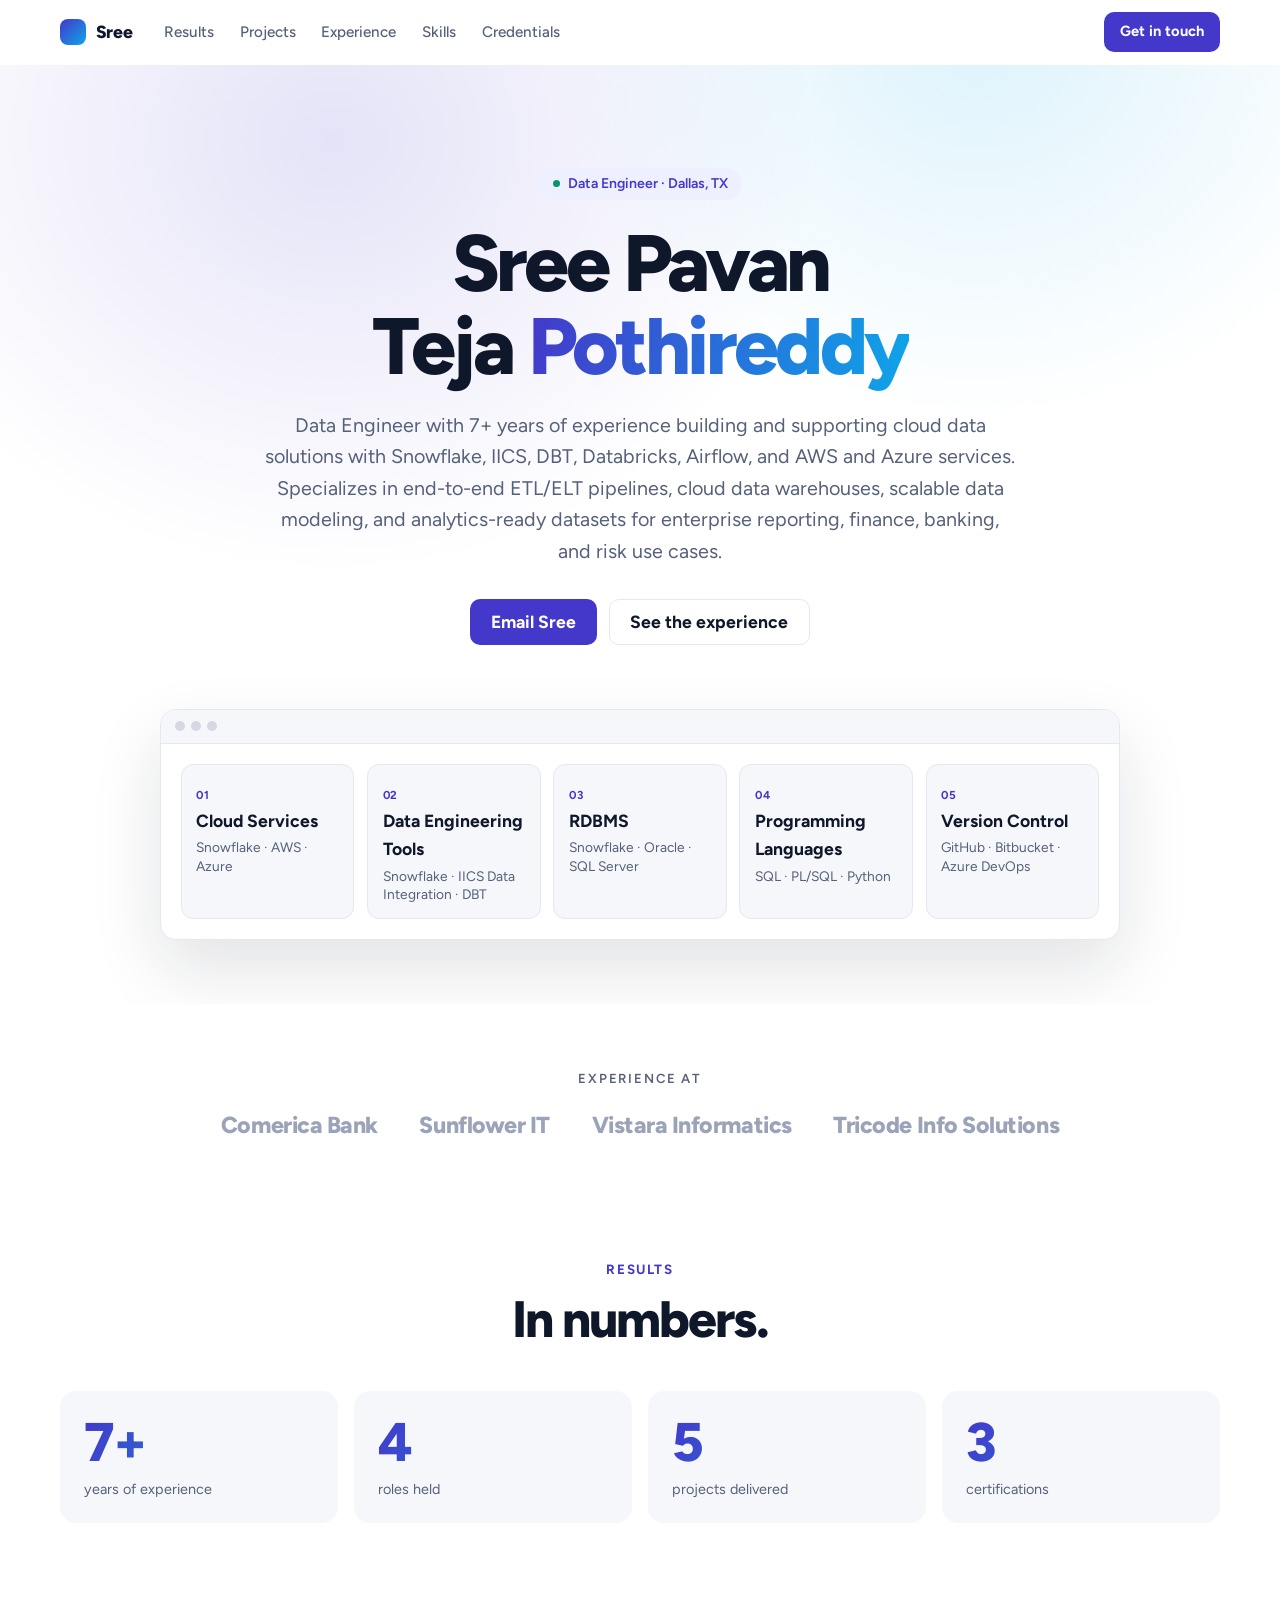
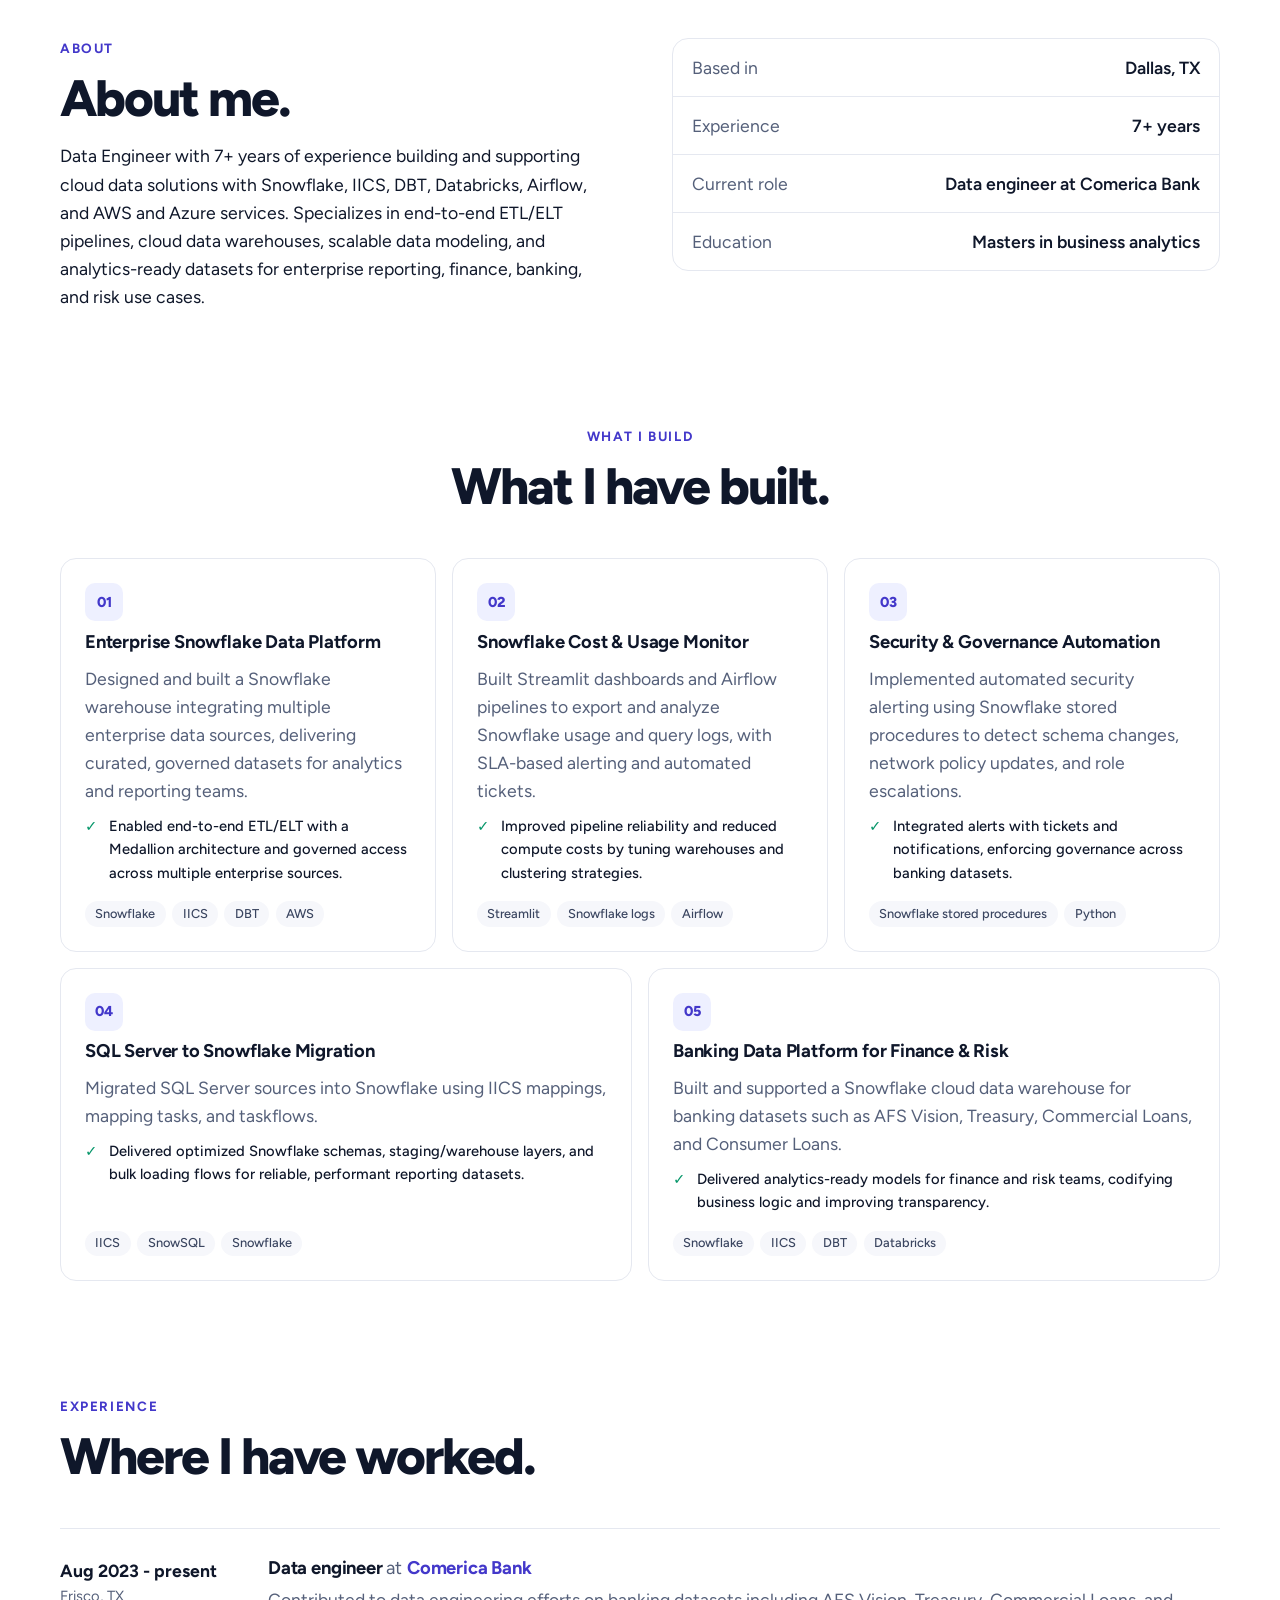
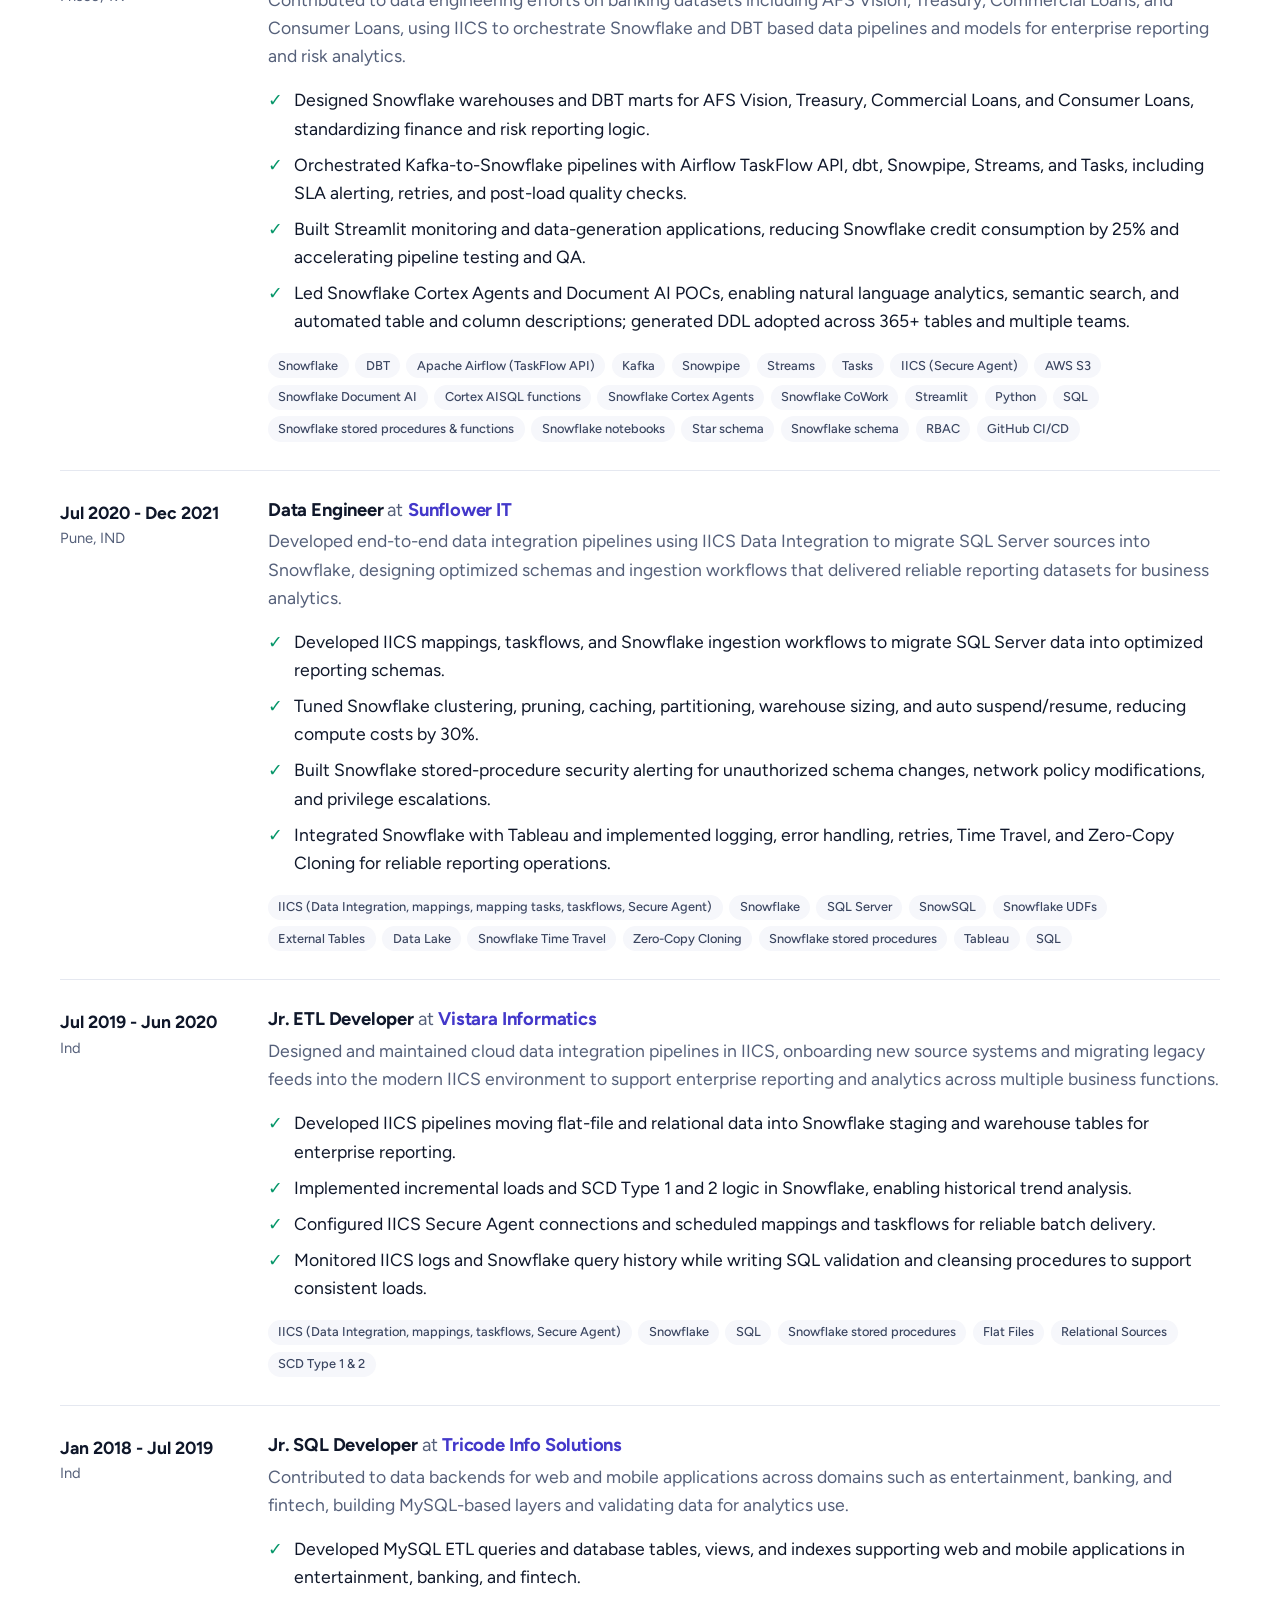
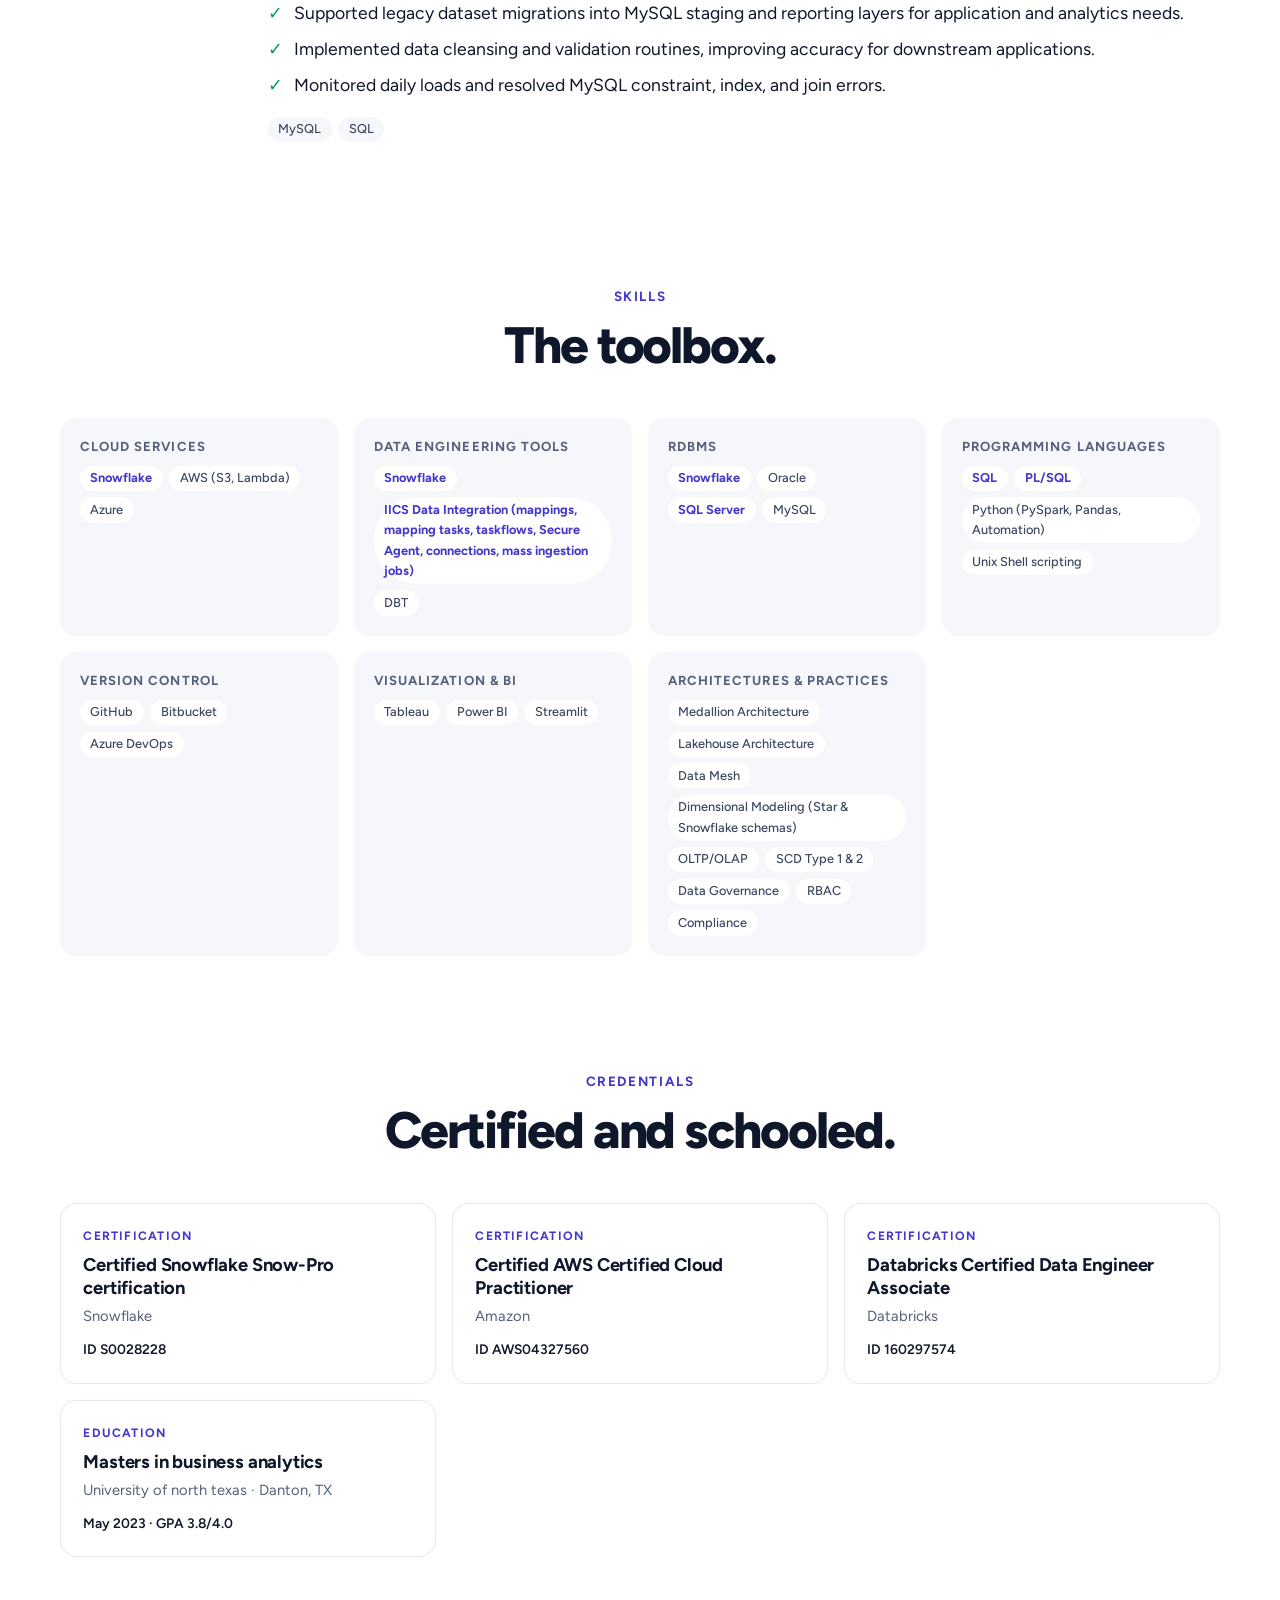
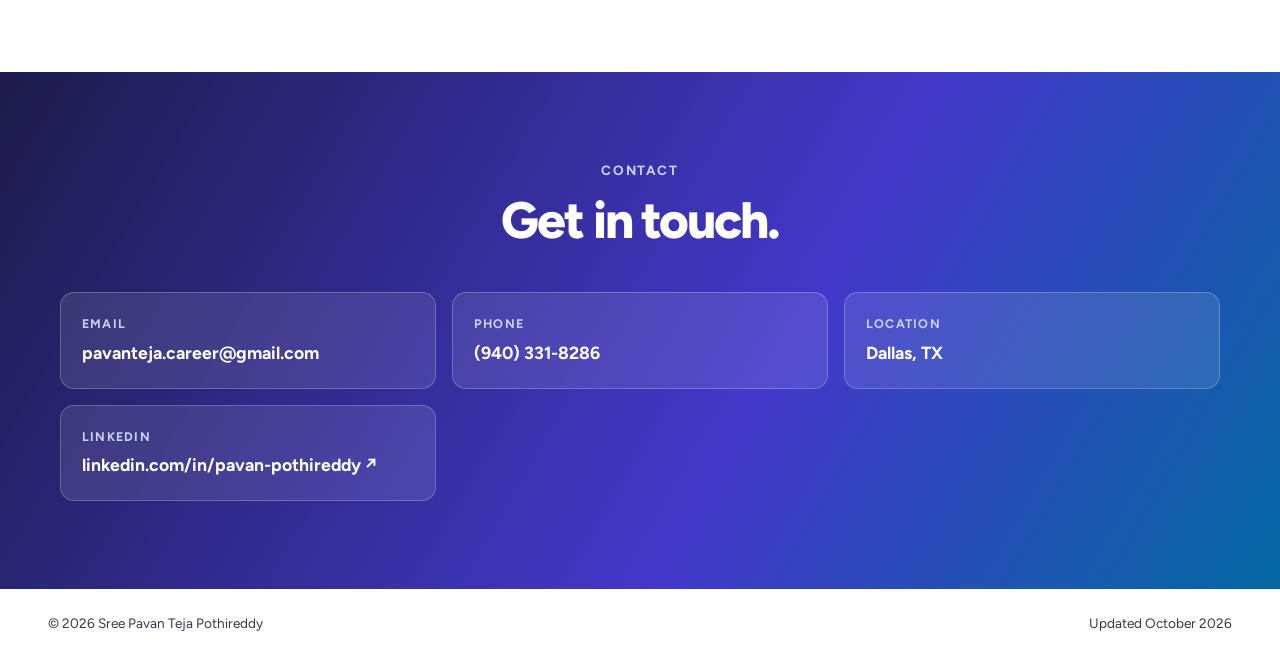
<file: sree-pavan-teja-pothireddy/667pzyxb54zezxtapwyy/index.html>
<!doctype html>
<html lang="en">
<head>
  <meta charset="utf-8">
  <meta name="viewport" content="width=device-width, initial-scale=1">
  <title>Sree Pavan Teja Pothireddy</title>
  <meta name="robots" content="noindex, nofollow">
  <meta name="description" content="Professional profile of Sree Pavan Teja Pothireddy">
  <link rel="preconnect" href="https://fonts.googleapis.com">
  <link rel="preconnect" href="https://fonts.gstatic.com" crossorigin>
  <link href="https://fonts.googleapis.com/css2?family=Figtree:wght@400;500;600;700;800&display=swap" rel="stylesheet">
  <link rel="stylesheet" href="./base.css">
  <style>
    /* Product design: laid out like a software company's home page. What I do,
       the results, where I have done it, then the details. */
    :root { --bg: #fff; --ink: #0f172a; --dim: #55607a; --line: #e5e8f0; --tint: #f6f7fb; --brand: #4338ca; --brand-2: #0ea5e9; --soft: #eef0ff; --ok: #059669; }
    body { background: var(--bg); color: var(--ink); font: 400 clamp(1rem, 0.96rem + 0.2vw, 1.1rem)/1.6 "Figtree", system-ui, sans-serif; }
    .wrap { width: min(1160px, 100% - 2rem); margin-inline: auto; }
    :focus-visible { outline: 2px solid var(--brand); outline-offset: 3px; border-radius: 8px; }

    nav { position: sticky; top: 0; z-index: 20; background: rgba(255, 255, 255, 0.88); -webkit-backdrop-filter: blur(12px); backdrop-filter: blur(12px); border-bottom: 1px solid transparent; transition: border-color 0.3s; } nav.stuck { border-color: var(--line); }
    nav .wrap { display: flex; align-items: center; gap: 2rem; min-height: 64px; } nav b { display: flex; align-items: center; gap: 0.6rem; font-weight: 800; letter-spacing: -0.02em; } nav b::before { content: ""; width: 26px; height: 26px; border-radius: 8px; background: linear-gradient(135deg, var(--brand), var(--brand-2)); }
    nav div { display: flex; gap: 1.6rem; margin-right: auto; } nav div a { text-decoration: none; color: var(--dim); font-weight: 500; font-size: 0.95rem; transition: color 0.2s; } nav div a:hover { color: var(--ink); }
    .btn { display: inline-flex; align-items: center; justify-content: center; min-height: 46px; padding: 0 1.3rem; border-radius: 10px; font-weight: 700; text-decoration: none; background: var(--brand); color: #fff; transition: transform 0.25s cubic-bezier(0.34, 1.56, 0.64, 1), box-shadow 0.25s; white-space: nowrap; }
    .btn:hover { transform: translateY(-2px); box-shadow: 0 10px 24px rgba(67, 56, 202, 0.32); } .btn.alt { background: #fff; color: var(--ink); border: 1px solid var(--line); } .btn.alt:hover { box-shadow: 0 10px 24px rgba(15, 23, 42, 0.08); } .btn.sm { min-height: 40px; padding: 0 1rem; font-size: 0.92rem; }

    .hero { position: relative; text-align: center; padding: clamp(3.5rem, 8vw, 7rem) 0 clamp(2.5rem, 5vw, 4rem); overflow: hidden; }
    .hero::before { content: ""; position: absolute; inset: -40% -10% auto; height: 120%; z-index: -1; background: radial-gradient(45% 55% at 30% 40%, rgba(67, 56, 202, 0.14), transparent 70%), radial-gradient(40% 50% at 72% 30%, rgba(14, 165, 233, 0.14), transparent 70%); animation: sway 14s ease-in-out infinite alternate; } @keyframes sway { to { transform: translateX(4%) scale(1.06); } }
    .pill { display: inline-flex; gap: 0.5rem; align-items: center; padding: 0.3rem 0.9rem; border-radius: 999px; background: var(--soft); color: var(--brand); font-weight: 600; font-size: 0.88rem; margin-bottom: 1.4rem; } .pill i { width: 7px; height: 7px; border-radius: 50%; background: var(--ok); }
    h1 { font-weight: 800; font-size: clamp(2.4rem, 1.2rem + 5.4vw, 5rem); line-height: 1.03; letter-spacing: -0.045em; text-wrap: balance; max-width: 16ch; margin-inline: auto; } h1 em { font-style: normal; background: linear-gradient(100deg, var(--brand), var(--brand-2)); -webkit-background-clip: text; background-clip: text; color: transparent; }
    .hero > .wrap > p.sub { max-width: 58ch; margin: 1.4rem auto 0; color: var(--dim); font-size: 1.12em; } .cta { display: flex; gap: 0.75rem; justify-content: center; flex-wrap: wrap; margin-top: 2rem; }

    /* The pipeline shown as a product screenshot */
    .shot { margin: clamp(2.5rem, 5vw, 4rem) auto 0; max-width: 960px; border: 1px solid var(--line); border-radius: 16px; background: #fff; box-shadow: 0 30px 70px rgba(15, 23, 42, 0.12); text-align: left; overflow: hidden; }
    .shot__bar { display: flex; gap: 6px; padding: 0.7rem 0.9rem; border-bottom: 1px solid var(--line); background: var(--tint); } .shot__bar i { width: 10px; height: 10px; border-radius: 50%; background: #d5d9e3; }
    .flow { display: grid; grid-template-columns: repeat(auto-fit, minmax(150px, 1fr)); gap: 0.8rem; padding: 1.25rem; } .flow li { position: relative; padding: 0.9rem; border-radius: 12px; background: var(--tint); border: 1px solid var(--line); animation: glow 6s ease-in-out infinite; animation-delay: calc(var(--n) * 1.2s); }
    .flow b { display: block; font-weight: 700; } .flow span { font-size: 0.86rem; color: var(--dim); line-height: 1.35; display: block; margin-top: 0.2rem; } .flow small { font-size: 0.72rem; font-weight: 700; color: var(--brand); letter-spacing: 0.08em; }
    @keyframes glow { 0%, 20%, 100% { border-color: var(--line); box-shadow: none; background: var(--tint); } 8% { border-color: var(--brand); box-shadow: 0 8px 22px rgba(67, 56, 202, 0.2); background: #fff; } }

    .logos { text-align: center; padding: clamp(2.5rem, 5vw, 4rem) 0 0; } .logos p { font-size: 0.82rem; font-weight: 600; letter-spacing: 0.14em; text-transform: uppercase; color: var(--dim); }
    .logos ul { display: flex; justify-content: center; flex-wrap: wrap; gap: 0.6rem 2.6rem; margin-top: 1.1rem; } .logos li { font-weight: 800; font-size: clamp(1.05rem, 0.9rem + 0.8vw, 1.45rem); letter-spacing: -0.02em; color: #9aa3b8; transition: color 0.25s, transform 0.25s; } .logos li:hover { color: var(--ink); transform: translateY(-2px); }

    section { padding-top: clamp(4rem, 9vw, 7.5rem); } .center { text-align: center; }
    .eyebrow { font-size: 0.84rem; font-weight: 700; letter-spacing: 0.12em; text-transform: uppercase; color: var(--brand); margin-bottom: 0.7rem; }
    h2 { font-weight: 800; font-size: clamp(1.9rem, 1.3rem + 2.8vw, 3.2rem); line-height: 1.08; letter-spacing: -0.04em; text-wrap: balance; margin-bottom: clamp(1.75rem, 3.5vw, 2.75rem); } .center h2 { max-width: 20ch; margin-inline: auto; }
    h3 { font-weight: 700; font-size: 1.15rem; line-height: 1.3; letter-spacing: -0.01em; }
    .stats { display: grid; grid-template-columns: repeat(4, 1fr); gap: 1rem; } .stat { padding: 1.5rem; border-radius: 16px; background: var(--tint); text-align: left; } .stat__n { font-weight: 800; font-size: clamp(2.2rem, 1.5rem + 2.6vw, 3.4rem); line-height: 1; letter-spacing: -0.045em; background: linear-gradient(120deg, var(--brand), var(--brand-2)); -webkit-background-clip: text; background-clip: text; color: transparent; } .stat__l { margin-top: 0.6rem; font-size: 0.9rem; color: var(--dim); line-height: 1.4; }
    .split { display: grid; grid-template-columns: minmax(0, 1fr) minmax(0, 1fr); gap: clamp(1.5rem, 5vw, 4.5rem); align-items: start; } .split p + p { margin-top: 0.9rem; color: var(--dim); } .split h2 { margin-bottom: 1rem; }
    dl { border: 1px solid var(--line); border-radius: 16px; overflow: hidden; } dl div { display: flex; justify-content: space-between; gap: 1rem; padding: 0.9rem 1.2rem; border-bottom: 1px solid var(--line); } dl div:last-child { border: 0; } dt { color: var(--dim); } dd { font-weight: 600; text-align: right; }

    .feat { display: grid; grid-template-columns: repeat(6, 1fr); gap: 1rem; } .proj { grid-column: span 2; padding: 1.5rem; border: 1px solid var(--line); border-radius: 16px; display: flex; flex-direction: column; gap: 0.6rem; background: #fff; transition: transform 0.35s cubic-bezier(0.22, 1, 0.36, 1), box-shadow 0.35s, border-color 0.3s; } .proj:nth-child(n + 4) { grid-column: span 3; }
    .proj:hover { transform: translateY(-6px); box-shadow: 0 22px 50px rgba(15, 23, 42, 0.1); border-color: #c9cdf7; }
    .proj__no { width: 38px; height: 38px; border-radius: 10px; display: grid; place-items: center; background: var(--soft); color: var(--brand); font-weight: 800; font-size: 0.9rem; } .proj__about { color: var(--dim); } .proj__out { font-size: 0.92rem; font-weight: 500; padding-left: 1.5rem; position: relative; } .proj__out::before { content: "✓"; position: absolute; left: 0; color: var(--ok); font-weight: 800; } .proj .chips { margin-top: auto; padding-top: 0.4rem; }
    .chips li { font-size: 0.8rem; font-weight: 500; padding: 0.15rem 0.65rem; border-radius: 999px; background: var(--tint); color: #3a4560; } .chips .core { background: var(--soft); color: var(--brand); font-weight: 700; }
    .job { display: grid; grid-template-columns: 11rem minmax(0, 1fr); gap: 2rem; padding: 1.75rem 0; border-top: 1px solid var(--line); } .job__when { font-weight: 700; } .job__place { color: var(--dim); font-size: 0.92rem; }
    .job__co { color: var(--brand); } .job__co::before { content: "at "; color: var(--dim); font-weight: 400; } .job__sum { color: var(--dim); margin-top: 0.3rem; } .job__pts { margin: 1rem 0 1.1rem; display: grid; gap: 0.5rem; } .job__pts li { padding-left: 1.6rem; position: relative; } .job__pts li::before { content: "✓"; position: absolute; left: 0; color: var(--ok); font-weight: 800; }
    .sks { display: grid; grid-template-columns: repeat(4, 1fr); gap: 1rem; } .sk { padding: 1.25rem; border-radius: 16px; background: var(--tint); } .sk h3 { font-size: 0.82rem; letter-spacing: 0.08em; text-transform: uppercase; color: var(--dim); margin-bottom: 0.7rem; } .sk .chips li { background: #fff; }
    .creds { display: grid; grid-template-columns: repeat(3, 1fr); gap: 1rem; } .cred { padding: 1.4rem; border: 1px solid var(--line); border-radius: 16px; } .cred:nth-child(n + 4) { grid-column: span 1; } .cred__tag { font-size: 0.76rem; font-weight: 700; letter-spacing: 0.1em; text-transform: uppercase; color: var(--brand); } .cred h3 { margin: 0.5rem 0 0.25rem; } .cred__org { color: var(--dim); font-size: 0.92rem; } .cred__note { margin-top: 0.6rem; font-size: 0.86rem; font-weight: 600; }
    .band { margin-top: clamp(4rem, 9vw, 7.5rem); padding: clamp(3rem, 7vw, 5.5rem) 0; background: linear-gradient(120deg, #1e1b4b, var(--brand) 60%, #0369a1); color: #fff; text-align: center; } .band h2 { max-width: 18ch; margin-inline: auto; } .band .eyebrow { color: #c7d2fe; }
    .cts { display: grid; grid-template-columns: repeat(3, 1fr); gap: 1rem; text-align: left; } .ct { text-decoration: none; padding: 1.3rem; border-radius: 14px; background: rgba(255, 255, 255, 0.1); border: 1px solid rgba(255, 255, 255, 0.22); transition: background 0.25s, transform 0.3s cubic-bezier(0.22, 1, 0.36, 1); } .ct:hover { background: rgba(255, 255, 255, 0.2); transform: translateY(-4px); } .ct span { display: block; font-size: 0.78rem; font-weight: 700; letter-spacing: 0.1em; text-transform: uppercase; color: #c7d2fe; margin-bottom: 0.3rem; } .ct strong { font-size: 1.1rem; overflow-wrap: anywhere; }

    @media (max-width: 900px) {
      nav div { display: none; } nav b { margin-right: auto; } .flow { grid-template-columns: 1fr; } .stats, .sks { grid-template-columns: repeat(2, 1fr); } .split, .job, .creds, .cts { grid-template-columns: 1fr; } .job { gap: 0.5rem; } .job__head { display: flex; gap: 0.8rem; align-items: baseline; } .proj:nth-child(n) { grid-column: span 6; }
    }
    @media (max-width: 520px) { .sks { grid-template-columns: 1fr; } }
  </style>
</head>
<body>
  <a class="skip" href="#app">Skip to content</a>
  <div id="app"></div>
  <noscript><p style="padding:2rem">This page needs JavaScript to show its content.</p></noscript>
  <script type="module">
    import { resume as r } from "./data.js";
    import * as K from "./kit.js";

    const app = K.mount(r, `
      <nav><div class="wrap"><b>${K.esc(r.short)}</b><div>
        <a href="#results">Results</a><a href="#projects">Projects</a><a href="#work">Experience</a><a href="#skills">Skills</a><a href="#credentials">Credentials</a>
      </div><a class="btn sm" href="#contact">Get in touch</a></div></nav>

      <header class="hero"><div class="wrap">
        <p class="pill"><i></i>${K.esc([r.title, r.location].filter(Boolean).join(" · "))}</p>
        <h1>${K.esc(r.first)} <em>${K.esc(r.last)}</em></h1>
        <p class="sub">${K.esc(r.pitch)}</p>
        <div class="cta">${K.mail(r, "btn", `Email ${K.esc(r.short)}`)}<a class="btn alt" href="#work">See the experience</a></div>
        <div class="shot rv" data-if="focus"><div class="shot__bar" aria-hidden="true"><i></i><i></i><i></i></div>
          <ol class="flow">${r.focus.map(([step, what], n) => `<li style="--n:${n}"><small>${K.pad(n + 1)}</small><b>${K.esc(step)}</b><span>${K.esc(what)}</span></li>`).join("")}</ol></div>
      </div></header>

      <div class="logos wrap rv" data-if="jobs"><p>Experience at</p><ul>${[...new Set(r.jobs.map((j) => j.company))].map((c) => `<li>${K.esc(c)}</li>`).join("")}</ul></div>

      <section class="wrap center" id="results"><p class="eyebrow rv">Results</p><h2 class="rv">In numbers.</h2><div class="stats">${K.stats(r)}</div></section>

      <section class="wrap split" id="about">
        <div class="rv"><p class="eyebrow">About</p><h2>About me.</h2>${K.about(r)}</div>
        <dl class="rv">${K.facts(r)}</dl>
      </section>

      <section class="wrap center" id="projects"><p class="eyebrow rv">What I build</p><h2 class="rv">What I have built.</h2><div class="feat" style="text-align:left">${K.projects(r)}</div></section>
      <section class="wrap" id="work"><p class="eyebrow rv">Experience</p><h2 class="rv">Where I have worked.</h2>${K.jobs(r)}</section>
      <section class="wrap center" id="skills"><p class="eyebrow rv">Skills</p><h2 class="rv">The toolbox.</h2><div class="sks" style="text-align:left">${K.skills(r)}</div></section>
      <section class="wrap center" id="credentials"><p class="eyebrow rv">Credentials</p><h2 class="rv">Certified and schooled.</h2><div class="creds" style="text-align:left">${K.credentials(r)}</div></section>

      <section class="band" id="contact"><div class="wrap"><p class="eyebrow rv">Contact</p><h2 class="rv">Get in touch.</h2><div class="cts">${K.contact(r)}</div></div></section>`);

    const nav = app.querySelector("nav");
    K.onScroll((y) => nav.classList.toggle("stuck", y > 8));
  </script>
</body>
</html>
</file>
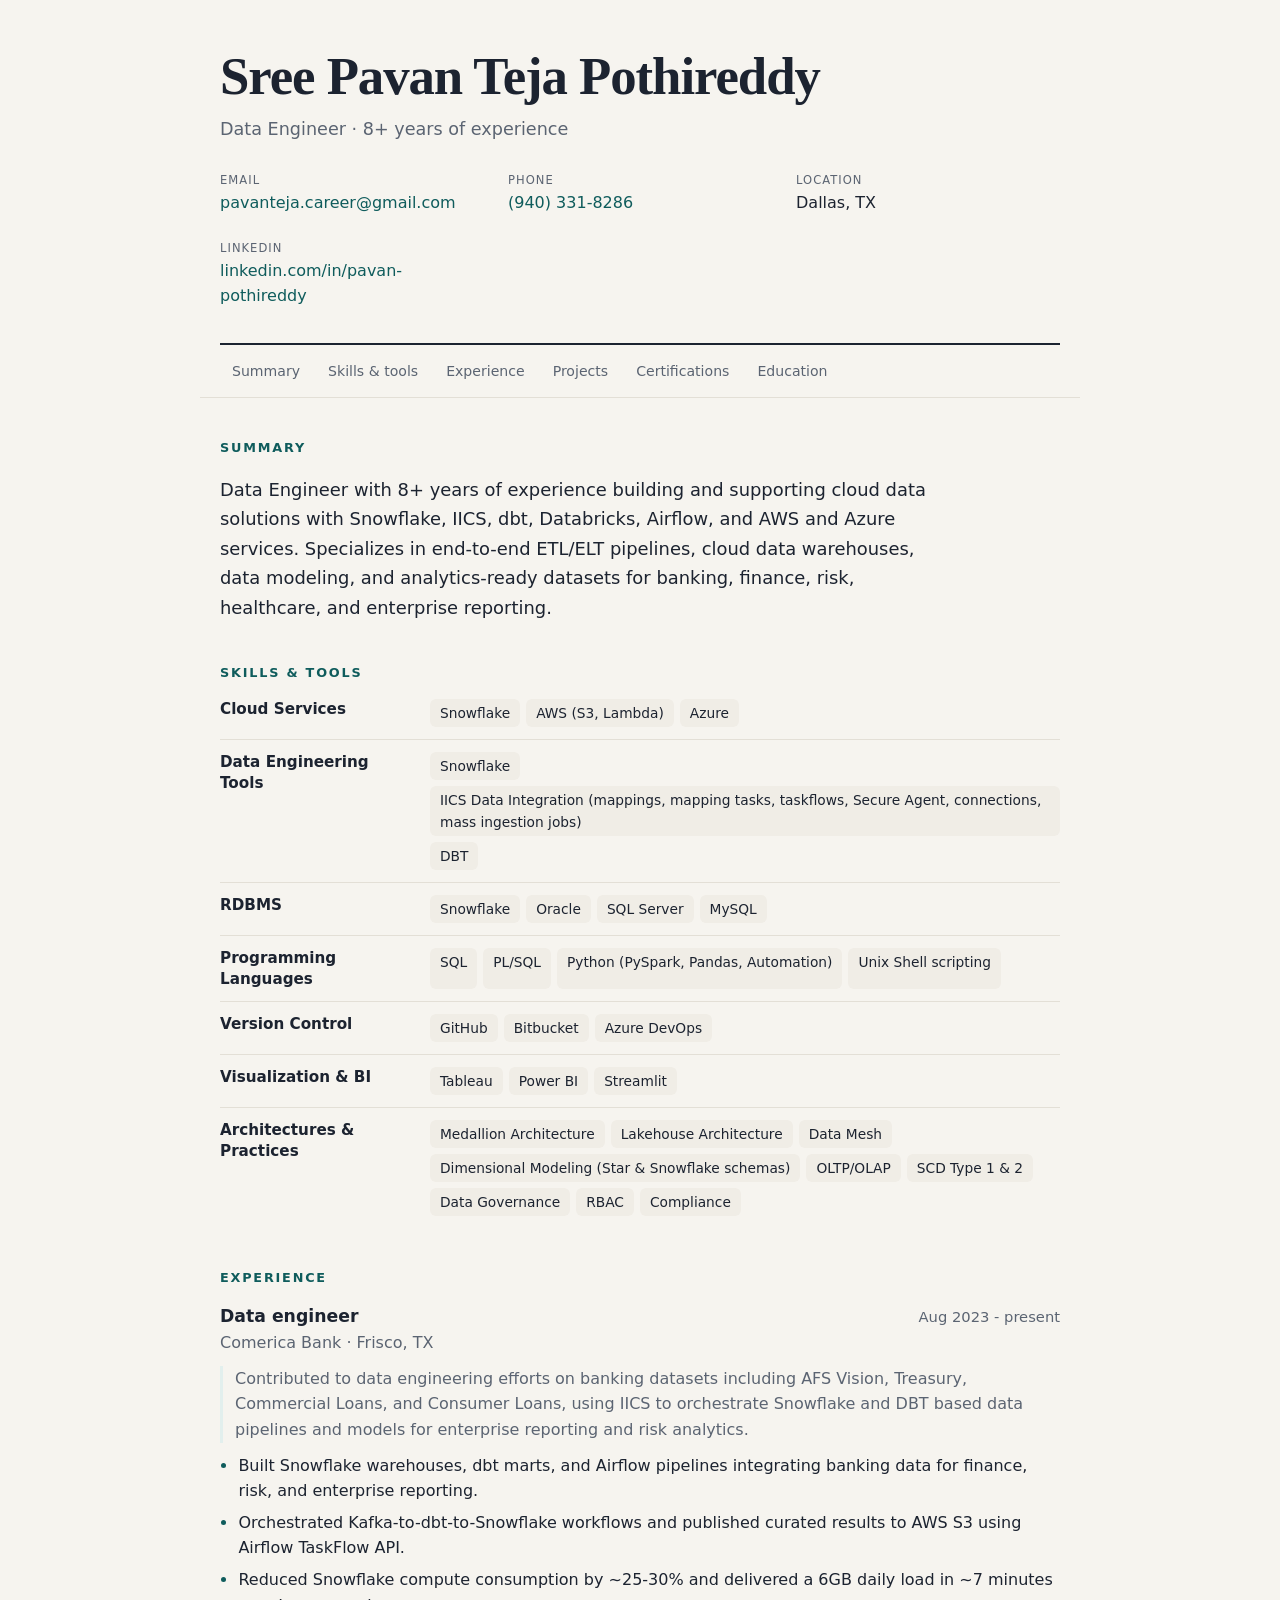
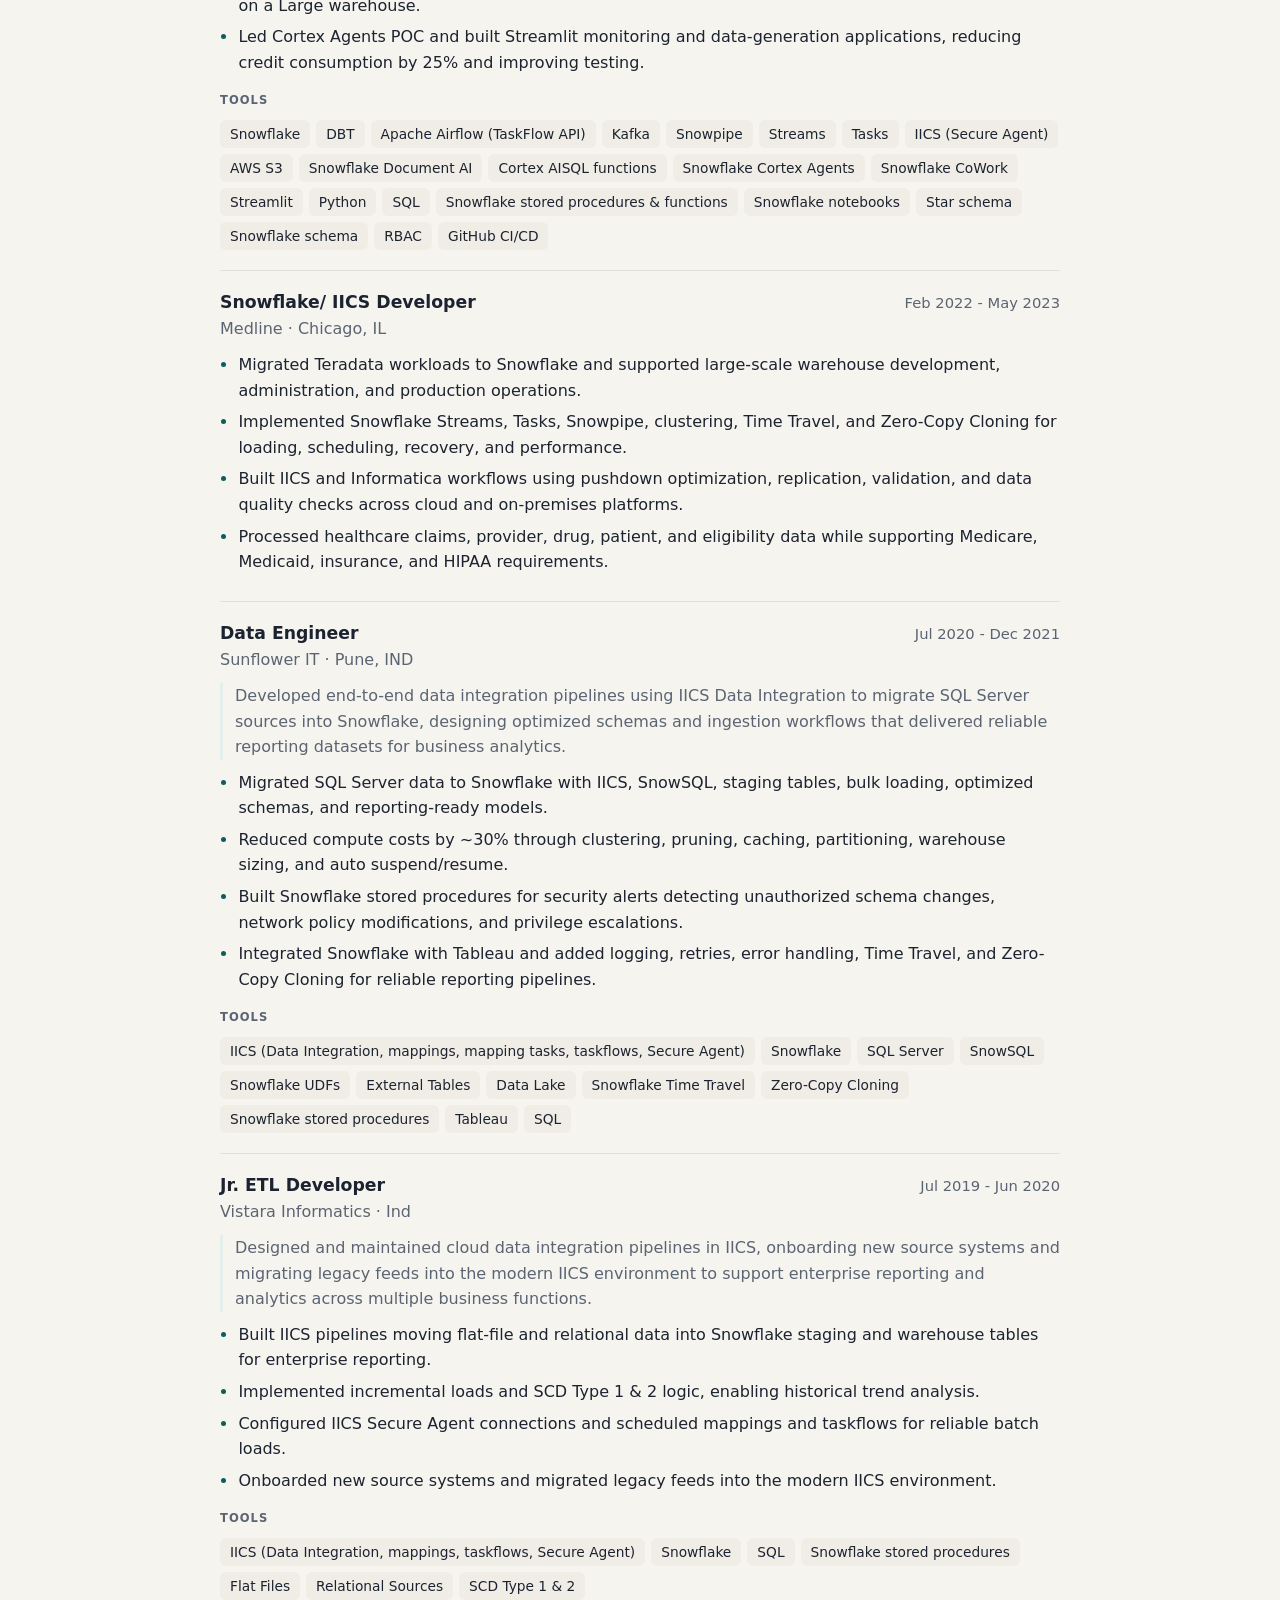
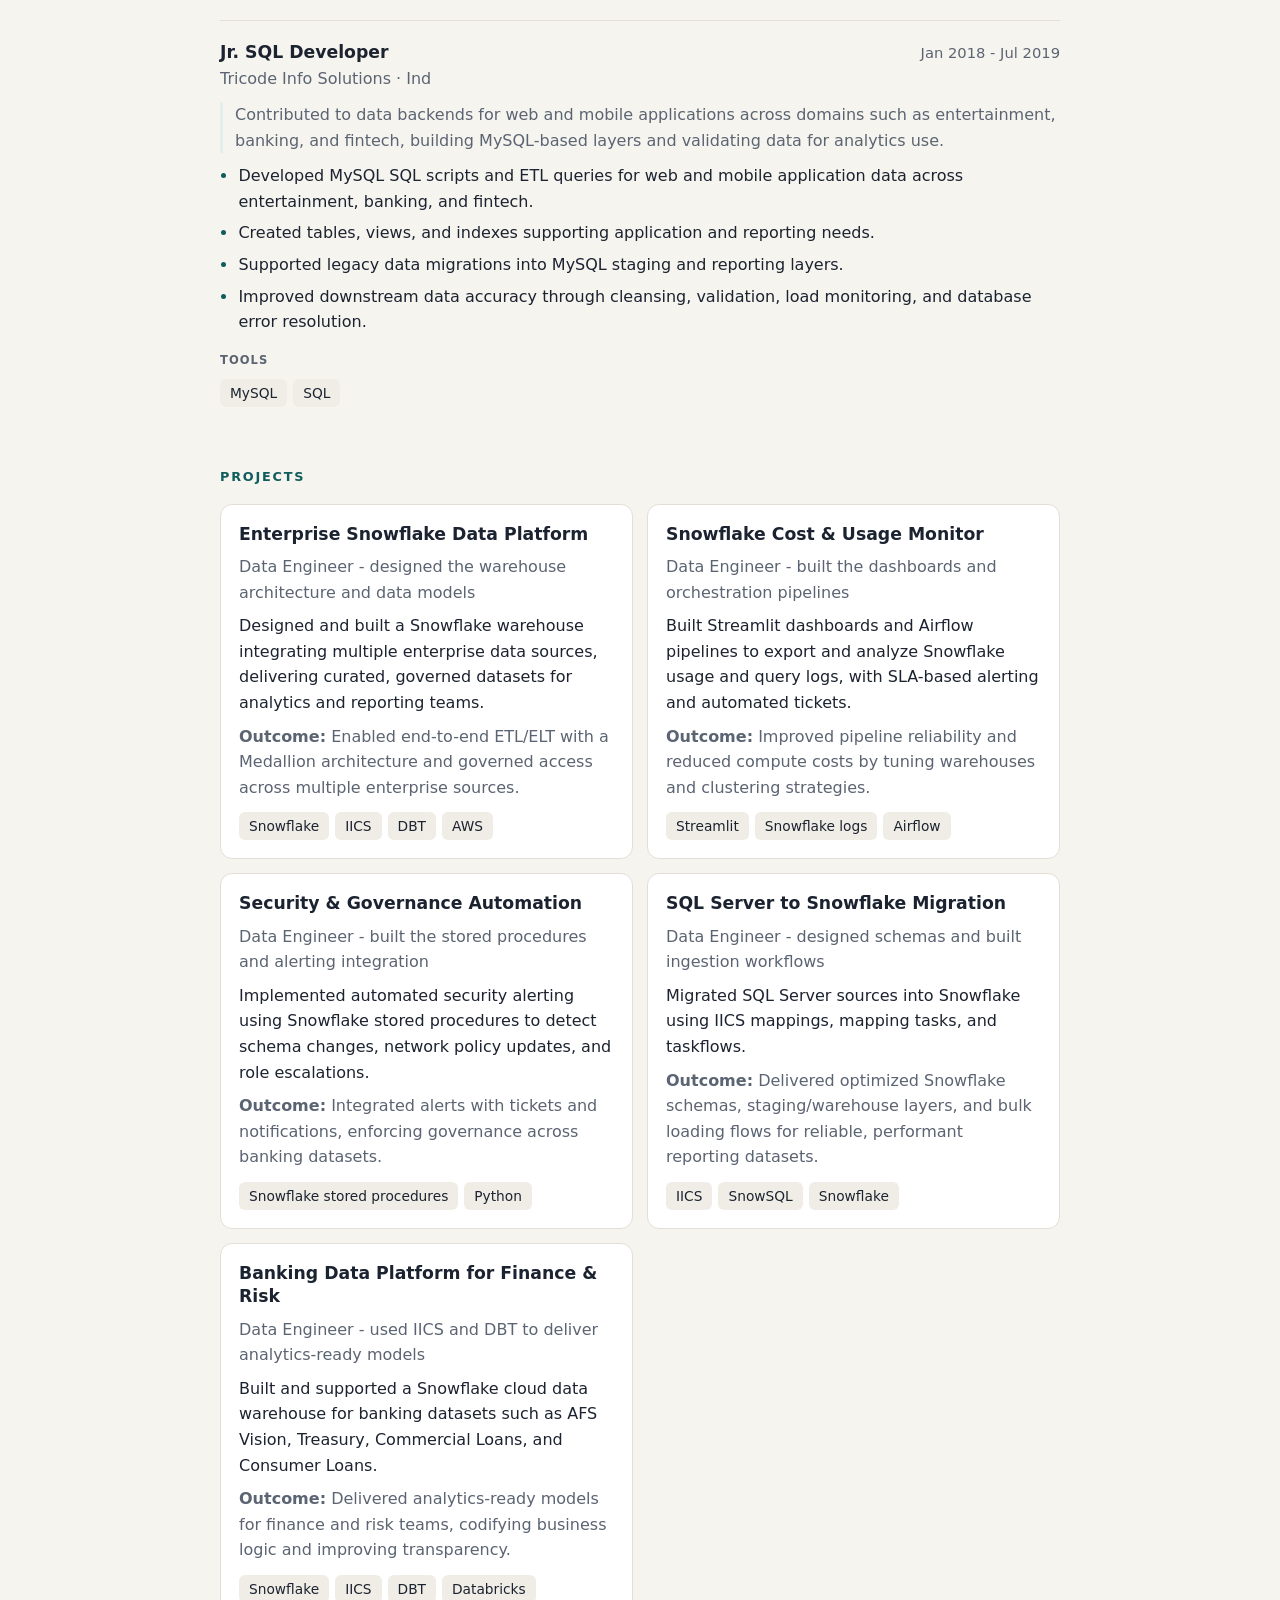
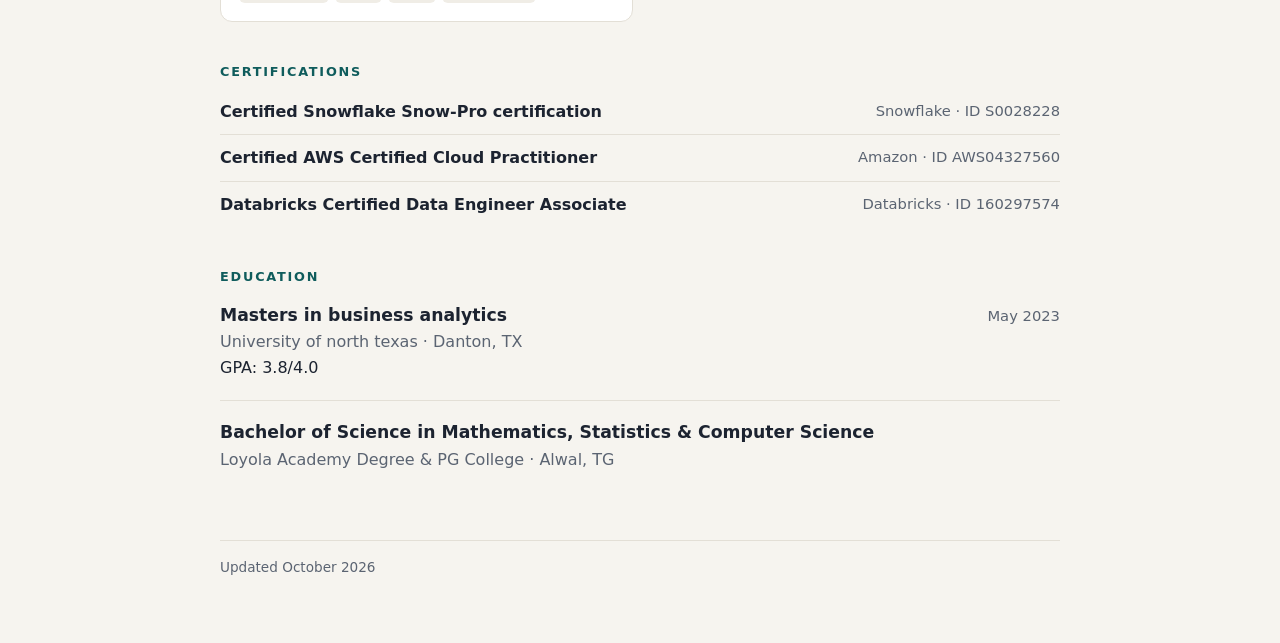
<file: sree-pavan-teja-pothireddy/6nep2w2gmhido5ugpzvr/index.html>
<!doctype html>
<html lang="en">
<head>
<meta charset="utf-8">
<meta name="viewport" content="width=device-width, initial-scale=1">
<meta name="robots" content="noindex, nofollow">
<meta name="description" content="Professional profile of Sree Pavan Teja Pothireddy">
<meta property="og:title" content="Sree Pavan Teja Pothireddy">
<meta property="og:description" content="Professional profile of Sree Pavan Teja Pothireddy">
<meta property="og:type" content="profile">
<title>Sree Pavan Teja Pothireddy</title>
<link rel="stylesheet" href="style.css">
</head>
<body>
<div class="page">
<header class="top"><h1>Sree Pavan Teja Pothireddy</h1><p class="tagline">Data Engineer · 8+ years of experience</p><ul class="contact"><li><span>Email</span><a href="mailto:pavanteja.career@gmail.com">pavanteja.career@gmail.com</a></li><li><span>Phone</span><a href="tel:9403318286">(940) 331-8286</a></li><li><span>Location</span>Dallas, TX</li><li><span>LinkedIn</span><a href="https://www.linkedin.com/in/pavan-pothireddy" rel="noopener noreferrer">linkedin.com/in/pavan-pothireddy</a></li></ul></header>
<nav class="jump" aria-label="Sections"><a href="#summary">Summary</a><a href="#skills">Skills &amp; tools</a><a href="#experience">Experience</a><a href="#projects">Projects</a><a href="#certifications">Certifications</a><a href="#education">Education</a></nav>
<main><section id="summary"><h2>Summary</h2><p class="about">Data Engineer with 8+ years of experience building and supporting cloud data solutions with Snowflake, IICS, dbt, Databricks, Airflow, and AWS and Azure services. Specializes in end-to-end ETL/ELT pipelines, cloud data warehouses, data modeling, and analytics-ready datasets for banking, finance, risk, healthcare, and enterprise reporting.</p></section><section id="skills"><h2>Skills &amp; tools</h2><div class="skill-row"><h3>Cloud Services</h3><ul class="chips"><li>Snowflake</li><li>AWS (S3, Lambda)</li><li>Azure</li></ul></div><div class="skill-row"><h3>Data Engineering Tools</h3><ul class="chips"><li>Snowflake</li><li>IICS Data Integration (mappings, mapping tasks, taskflows, Secure Agent, connections, mass ingestion jobs)</li><li>DBT</li></ul></div><div class="skill-row"><h3>RDBMS</h3><ul class="chips"><li>Snowflake</li><li>Oracle</li><li>SQL Server</li><li>MySQL</li></ul></div><div class="skill-row"><h3>Programming Languages</h3><ul class="chips"><li>SQL</li><li>PL/SQL</li><li>Python (PySpark, Pandas, Automation)</li><li>Unix Shell scripting</li></ul></div><div class="skill-row"><h3>Version Control</h3><ul class="chips"><li>GitHub</li><li>Bitbucket</li><li>Azure DevOps</li></ul></div><div class="skill-row"><h3>Visualization &amp; BI</h3><ul class="chips"><li>Tableau</li><li>Power BI</li><li>Streamlit</li></ul></div><div class="skill-row"><h3>Architectures &amp; Practices</h3><ul class="chips"><li>Medallion Architecture</li><li>Lakehouse Architecture</li><li>Data Mesh</li><li>Dimensional Modeling (Star &amp; Snowflake schemas)</li><li>OLTP/OLAP</li><li>SCD Type 1 &amp; 2</li><li>Data Governance</li><li>RBAC</li><li>Compliance</li></ul></div></section><section id="experience"><h2>Experience</h2><article class="job"><div class="job-head"><h3>Data engineer</h3><span class="when">Aug 2023 - present</span></div><p class="where">Comerica Bank · Frisco, TX</p><p class="project">Contributed to data engineering efforts on banking datasets including AFS Vision, Treasury, Commercial Loans, and Consumer Loans, using IICS to orchestrate Snowflake and DBT based data pipelines and models for enterprise reporting and risk analytics.</p><ul><li>Built Snowflake warehouses, dbt marts, and Airflow pipelines integrating banking data for finance, risk, and enterprise reporting.</li><li>Orchestrated Kafka-to-dbt-to-Snowflake workflows and published curated results to AWS S3 using Airflow TaskFlow API.</li><li>Reduced Snowflake compute consumption by ~25-30% and delivered a 6GB daily load in ~7 minutes on a Large warehouse.</li><li>Led Cortex Agents POC and built Streamlit monitoring and data-generation applications, reducing credit consumption by 25% and improving testing.</li></ul><h4>Tools</h4><ul class="chips"><li>Snowflake</li><li>DBT</li><li>Apache Airflow (TaskFlow API)</li><li>Kafka</li><li>Snowpipe</li><li>Streams</li><li>Tasks</li><li>IICS (Secure Agent)</li><li>AWS S3</li><li>Snowflake Document AI</li><li>Cortex AISQL functions</li><li>Snowflake Cortex Agents</li><li>Snowflake CoWork</li><li>Streamlit</li><li>Python</li><li>SQL</li><li>Snowflake stored procedures &amp; functions</li><li>Snowflake notebooks</li><li>Star schema</li><li>Snowflake schema</li><li>RBAC</li><li>GitHub CI/CD</li></ul></article><article class="job"><div class="job-head"><h3>Snowflake/ IICS Developer</h3><span class="when">Feb 2022 - May 2023</span></div><p class="where">Medline · Chicago, IL</p><ul><li>Migrated Teradata workloads to Snowflake and supported large-scale warehouse development, administration, and production operations.</li><li>Implemented Snowflake Streams, Tasks, Snowpipe, clustering, Time Travel, and Zero-Copy Cloning for loading, scheduling, recovery, and performance.</li><li>Built IICS and Informatica workflows using pushdown optimization, replication, validation, and data quality checks across cloud and on-premises platforms.</li><li>Processed healthcare claims, provider, drug, patient, and eligibility data while supporting Medicare, Medicaid, insurance, and HIPAA requirements.</li></ul></article><article class="job"><div class="job-head"><h3>Data Engineer</h3><span class="when">Jul 2020 - Dec 2021</span></div><p class="where">Sunflower IT · Pune, IND</p><p class="project">Developed end-to-end data integration pipelines using IICS Data Integration to migrate SQL Server sources into Snowflake, designing optimized schemas and ingestion workflows that delivered reliable reporting datasets for business analytics.</p><ul><li>Migrated SQL Server data to Snowflake with IICS, SnowSQL, staging tables, bulk loading, optimized schemas, and reporting-ready models.</li><li>Reduced compute costs by ~30% through clustering, pruning, caching, partitioning, warehouse sizing, and auto suspend/resume.</li><li>Built Snowflake stored procedures for security alerts detecting unauthorized schema changes, network policy modifications, and privilege escalations.</li><li>Integrated Snowflake with Tableau and added logging, retries, error handling, Time Travel, and Zero-Copy Cloning for reliable reporting pipelines.</li></ul><h4>Tools</h4><ul class="chips"><li>IICS (Data Integration, mappings, mapping tasks, taskflows, Secure Agent)</li><li>Snowflake</li><li>SQL Server</li><li>SnowSQL</li><li>Snowflake UDFs</li><li>External Tables</li><li>Data Lake</li><li>Snowflake Time Travel</li><li>Zero-Copy Cloning</li><li>Snowflake stored procedures</li><li>Tableau</li><li>SQL</li></ul></article><article class="job"><div class="job-head"><h3>Jr. ETL Developer</h3><span class="when">Jul 2019 - Jun 2020</span></div><p class="where">Vistara Informatics · Ind</p><p class="project">Designed and maintained cloud data integration pipelines in IICS, onboarding new source systems and migrating legacy feeds into the modern IICS environment to support enterprise reporting and analytics across multiple business functions.</p><ul><li>Built IICS pipelines moving flat-file and relational data into Snowflake staging and warehouse tables for enterprise reporting.</li><li>Implemented incremental loads and SCD Type 1 &amp; 2 logic, enabling historical trend analysis.</li><li>Configured IICS Secure Agent connections and scheduled mappings and taskflows for reliable batch loads.</li><li>Onboarded new source systems and migrated legacy feeds into the modern IICS environment.</li></ul><h4>Tools</h4><ul class="chips"><li>IICS (Data Integration, mappings, taskflows, Secure Agent)</li><li>Snowflake</li><li>SQL</li><li>Snowflake stored procedures</li><li>Flat Files</li><li>Relational Sources</li><li>SCD Type 1 &amp; 2</li></ul></article><article class="job"><div class="job-head"><h3>Jr. SQL Developer</h3><span class="when">Jan 2018 - Jul 2019</span></div><p class="where">Tricode Info Solutions · Ind</p><p class="project">Contributed to data backends for web and mobile applications across domains such as entertainment, banking, and fintech, building MySQL-based layers and validating data for analytics use.</p><ul><li>Developed MySQL SQL scripts and ETL queries for web and mobile application data across entertainment, banking, and fintech.</li><li>Created tables, views, and indexes supporting application and reporting needs.</li><li>Supported legacy data migrations into MySQL staging and reporting layers.</li><li>Improved downstream data accuracy through cleansing, validation, load monitoring, and database error resolution.</li></ul><h4>Tools</h4><ul class="chips"><li>MySQL</li><li>SQL</li></ul></article></section><section id="projects"><h2>Projects</h2><div class="cards"><article class="card"><h3>Enterprise Snowflake Data Platform</h3><p class="where">Data Engineer - designed the warehouse architecture and data models</p><p>Designed and built a Snowflake warehouse integrating multiple enterprise data sources, delivering curated, governed datasets for analytics and reporting teams.</p><p class="outcome"><strong>Outcome:</strong> Enabled end-to-end ETL/ELT with a Medallion architecture and governed access across multiple enterprise sources.</p><ul class="chips"><li>Snowflake</li><li>IICS</li><li>DBT</li><li>AWS</li></ul></article><article class="card"><h3>Snowflake Cost &amp; Usage Monitor</h3><p class="where">Data Engineer - built the dashboards and orchestration pipelines</p><p>Built Streamlit dashboards and Airflow pipelines to export and analyze Snowflake usage and query logs, with SLA-based alerting and automated tickets.</p><p class="outcome"><strong>Outcome:</strong> Improved pipeline reliability and reduced compute costs by tuning warehouses and clustering strategies.</p><ul class="chips"><li>Streamlit</li><li>Snowflake logs</li><li>Airflow</li></ul></article><article class="card"><h3>Security &amp; Governance Automation</h3><p class="where">Data Engineer - built the stored procedures and alerting integration</p><p>Implemented automated security alerting using Snowflake stored procedures to detect schema changes, network policy updates, and role escalations.</p><p class="outcome"><strong>Outcome:</strong> Integrated alerts with tickets and notifications, enforcing governance across banking datasets.</p><ul class="chips"><li>Snowflake stored procedures</li><li>Python</li></ul></article><article class="card"><h3>SQL Server to Snowflake Migration</h3><p class="where">Data Engineer - designed schemas and built ingestion workflows</p><p>Migrated SQL Server sources into Snowflake using IICS mappings, mapping tasks, and taskflows.</p><p class="outcome"><strong>Outcome:</strong> Delivered optimized Snowflake schemas, staging/warehouse layers, and bulk loading flows for reliable, performant reporting datasets.</p><ul class="chips"><li>IICS</li><li>SnowSQL</li><li>Snowflake</li></ul></article><article class="card"><h3>Banking Data Platform for Finance &amp; Risk</h3><p class="where">Data Engineer - used IICS and DBT to deliver analytics-ready models</p><p>Built and supported a Snowflake cloud data warehouse for banking datasets such as AFS Vision, Treasury, Commercial Loans, and Consumer Loans.</p><p class="outcome"><strong>Outcome:</strong> Delivered analytics-ready models for finance and risk teams, codifying business logic and improving transparency.</p><ul class="chips"><li>Snowflake</li><li>IICS</li><li>DBT</li><li>Databricks</li></ul></article></div></section><section id="certifications"><h2>Certifications</h2><ul class="certs"><li><strong>Certified Snowflake Snow-Pro certification</strong><span>Snowflake · ID S0028228</span></li><li><strong>Certified AWS Certified Cloud Practitioner</strong><span>Amazon · ID AWS04327560</span></li><li><strong>Databricks Certified Data Engineer Associate</strong><span>Databricks · ID 160297574</span></li></ul></section><section id="education"><h2>Education</h2><article class="job"><div class="job-head"><h3>Masters in business analytics</h3><span class="when">May 2023</span></div><p class="where">University of north texas · Danton, TX</p><p>GPA: 3.8/4.0</p></article><article class="job"><div class="job-head"><h3>Bachelor of Science in Mathematics, Statistics &amp; Computer Science</h3><span class="when"></span></div><p class="where">Loyola Academy Degree &amp; PG College · Alwal, TG</p></article></section></main>
<footer>Updated October 2026</footer>
</div>
</body>
</html>
</file>
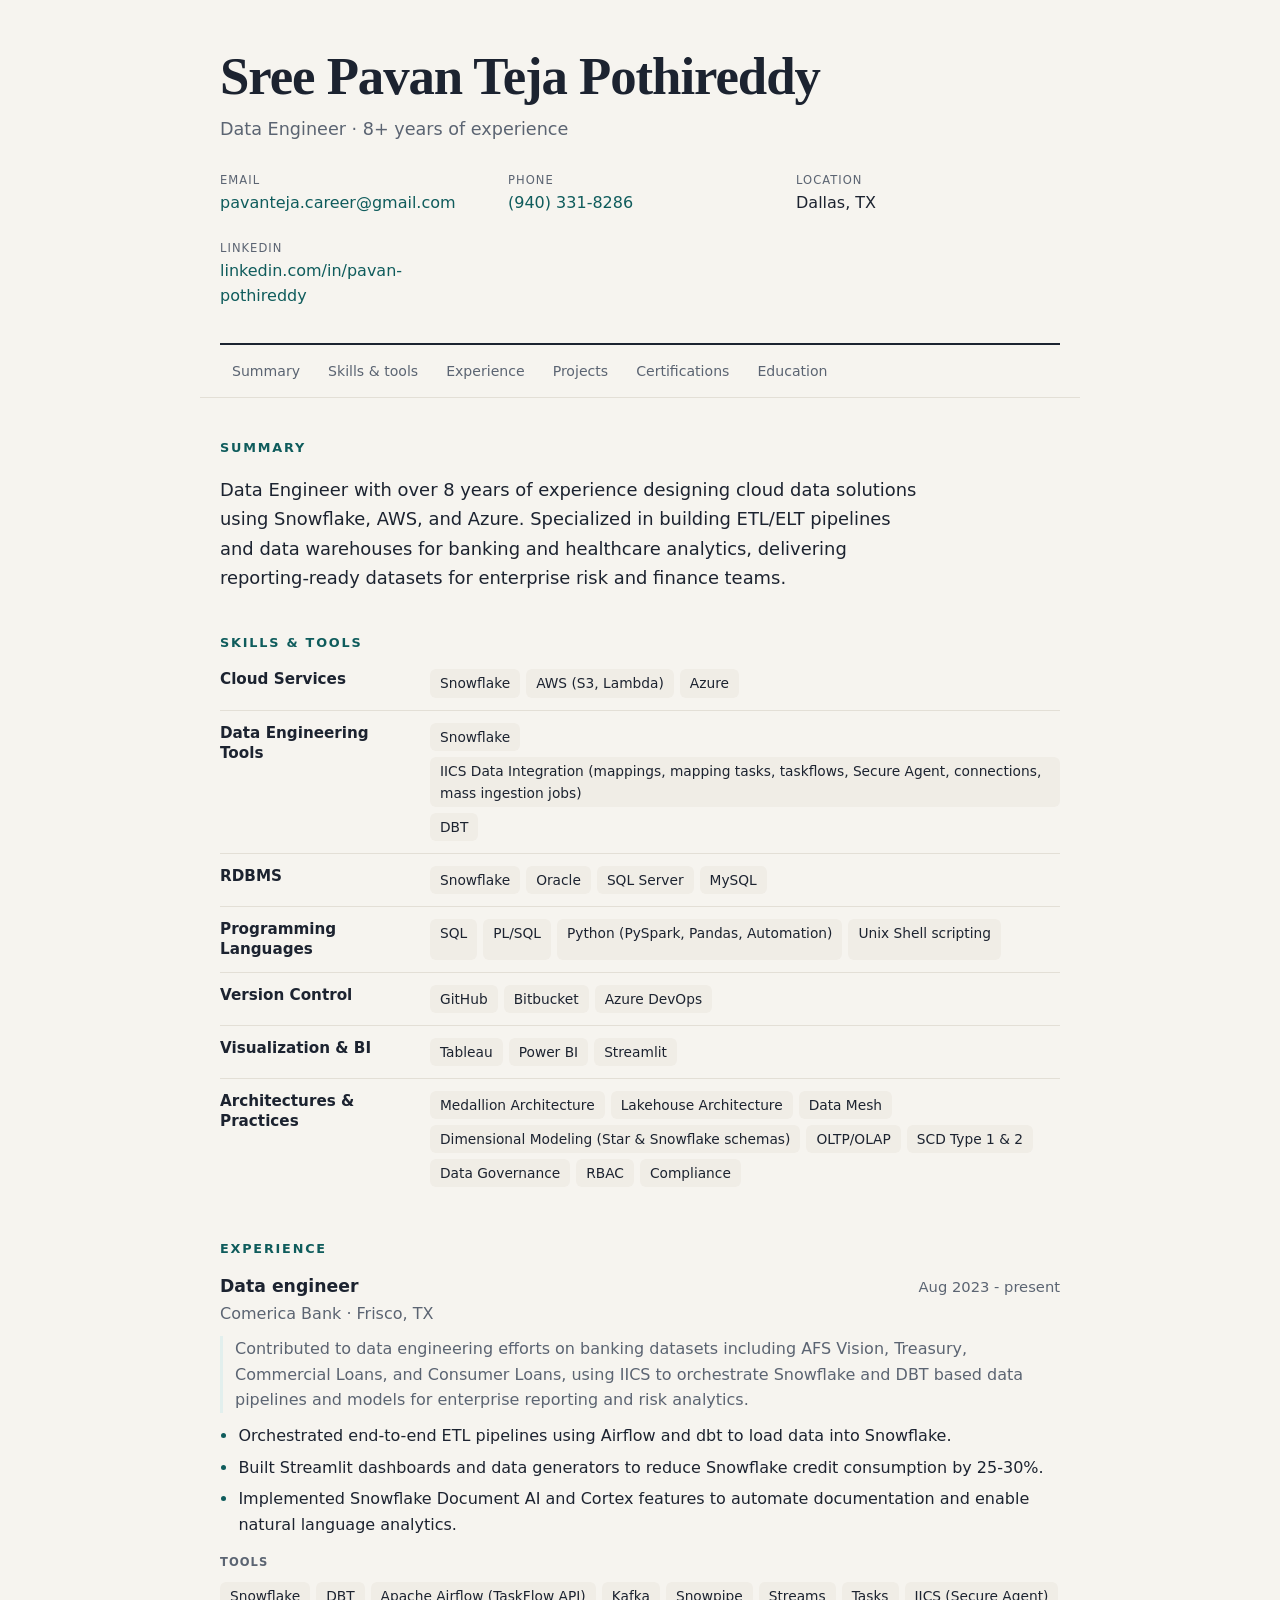
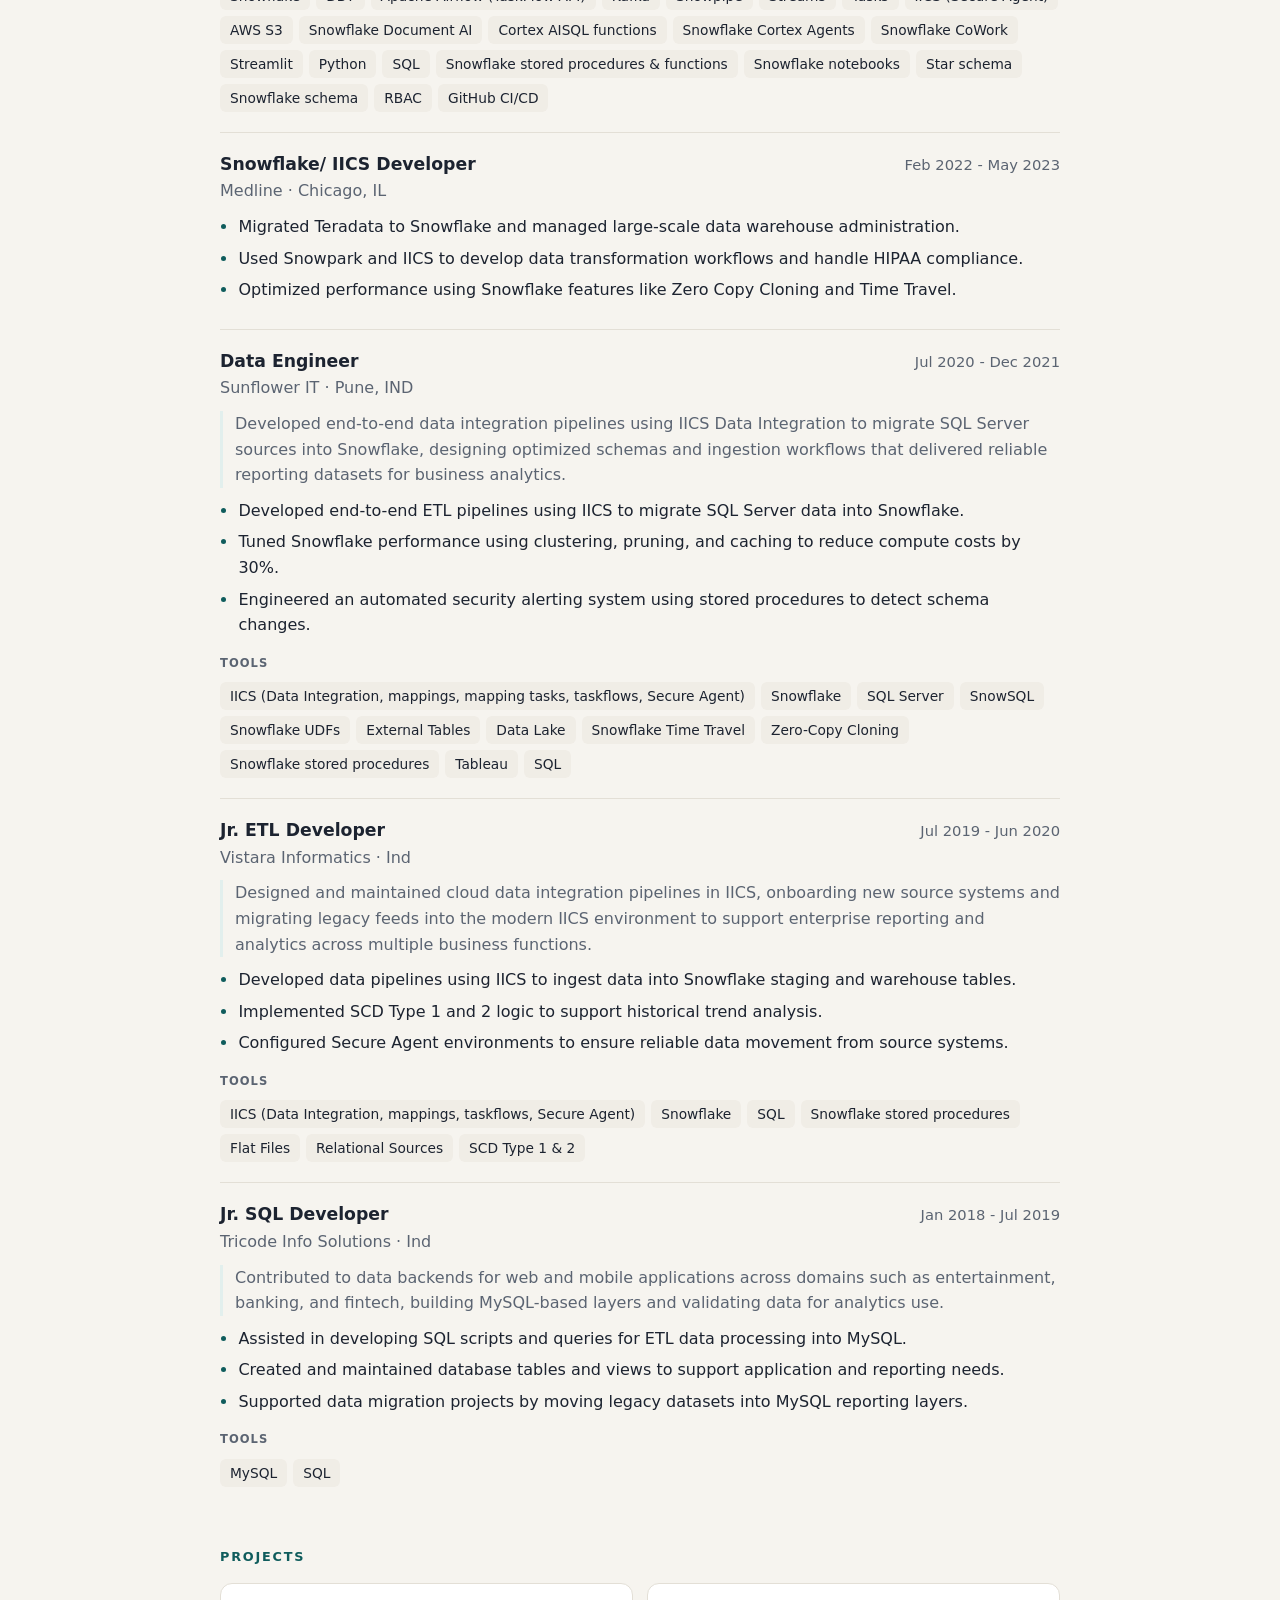
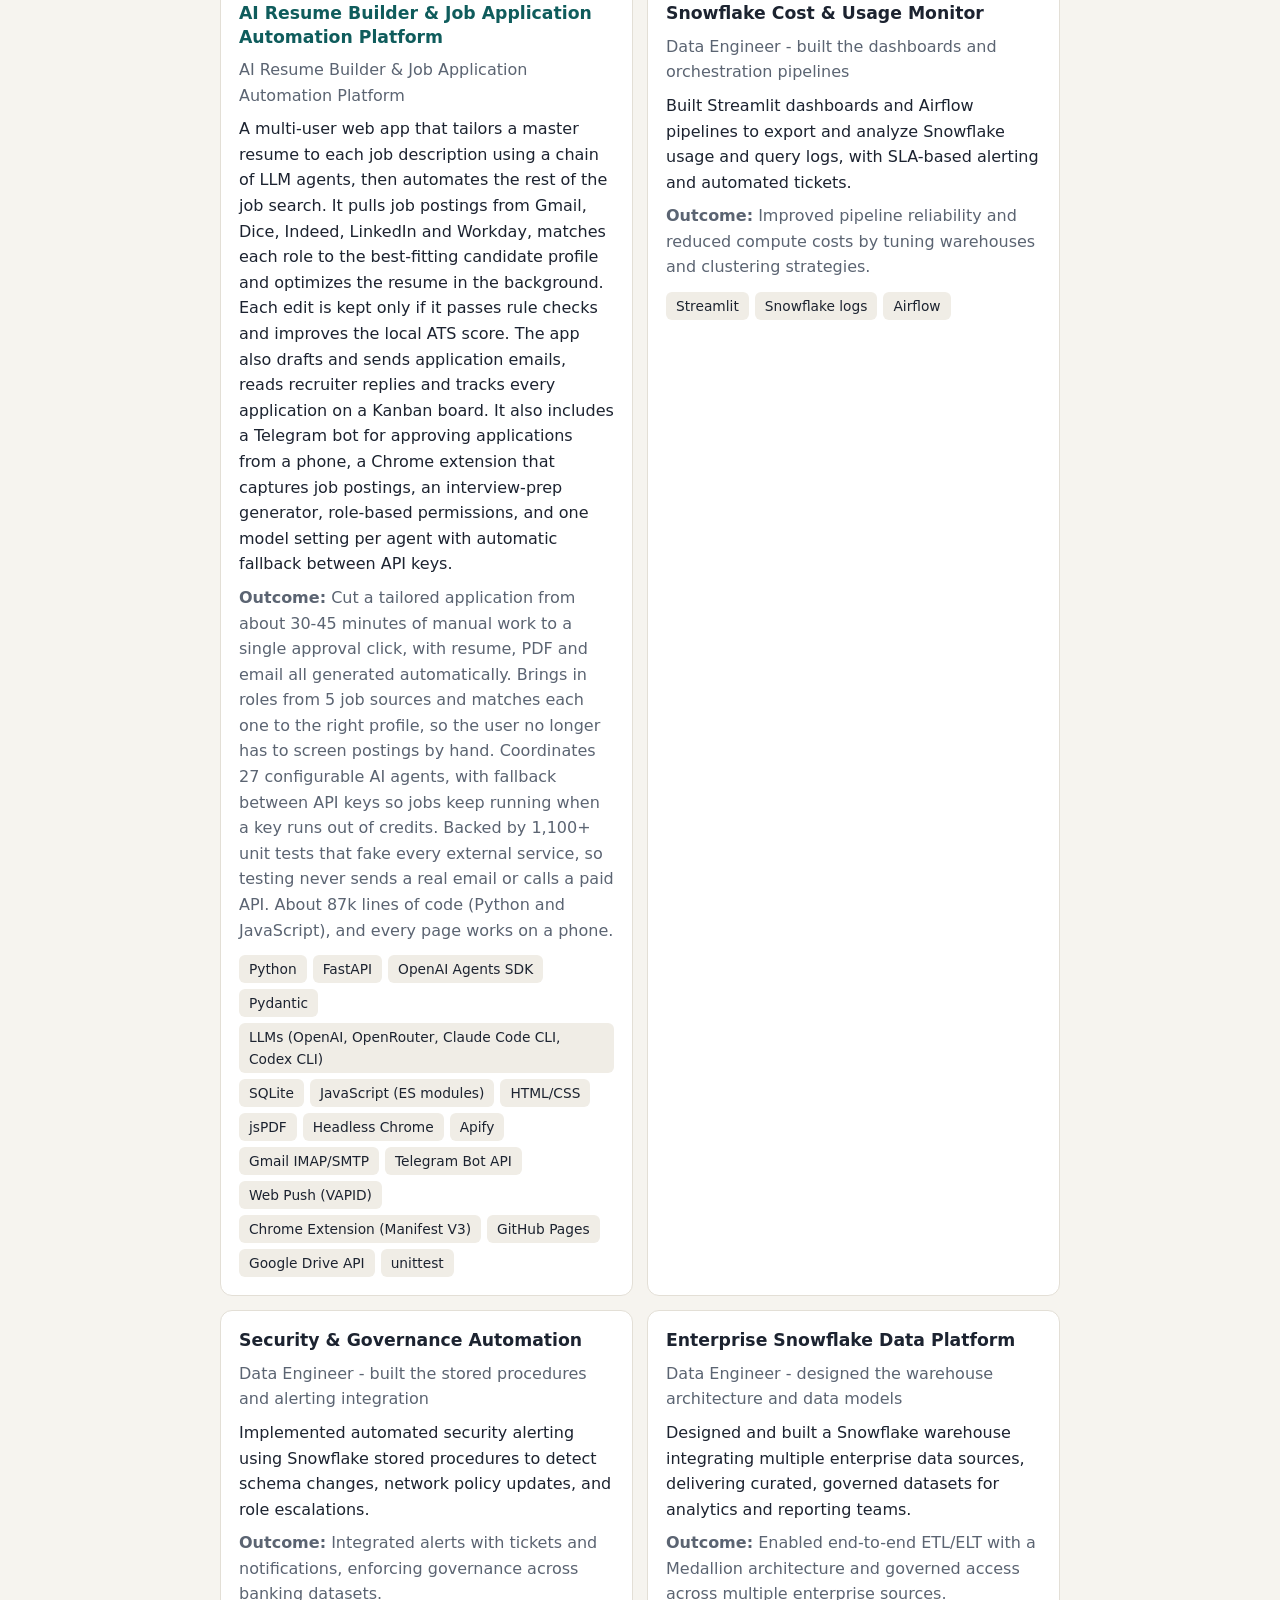
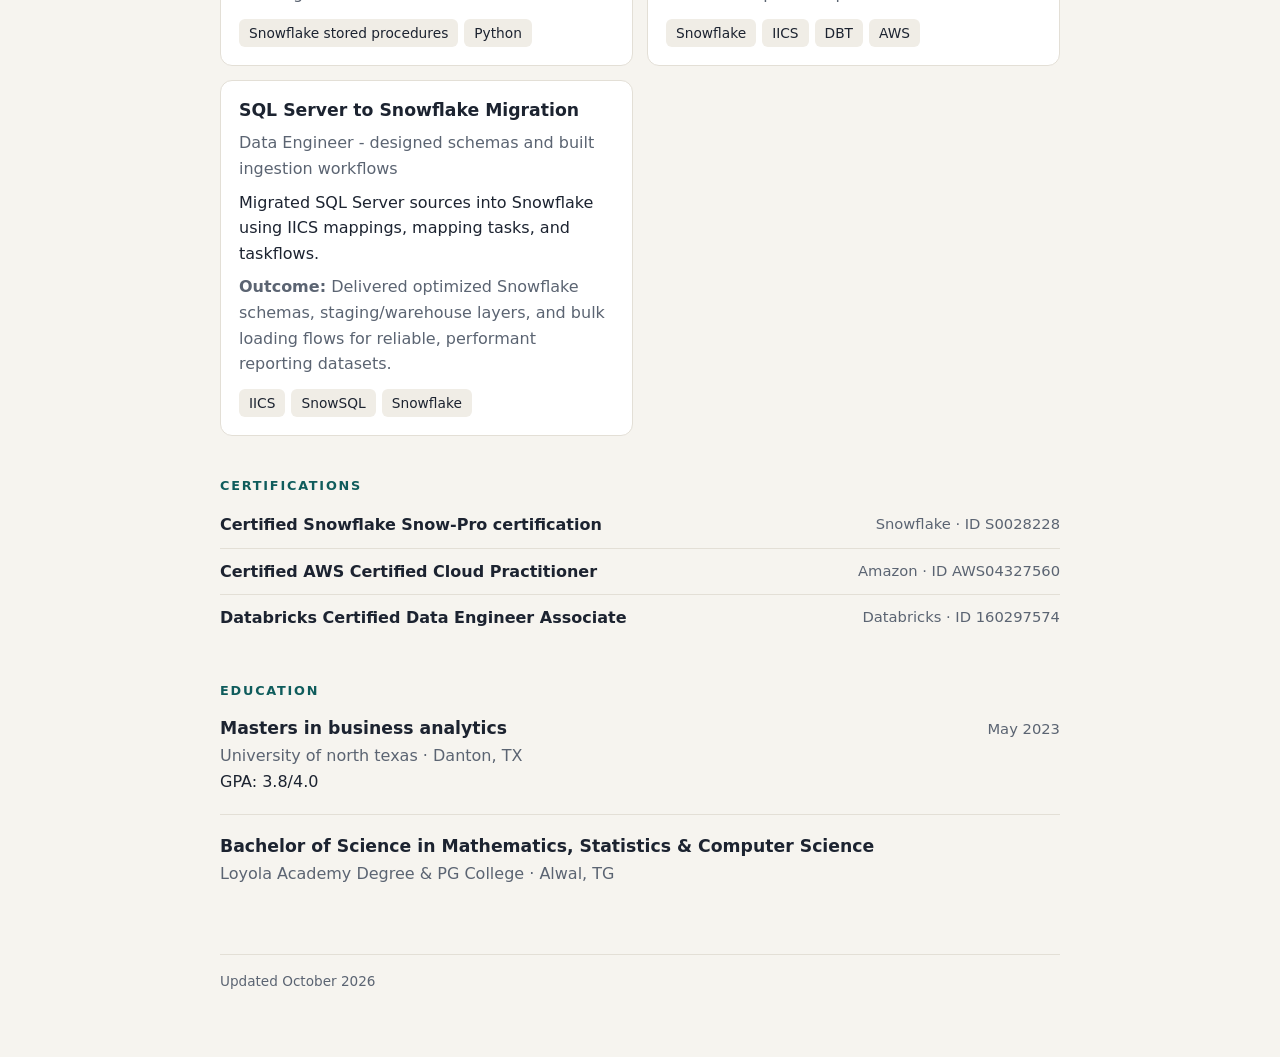
<file: sree-pavan-teja-pothireddy/yfjwxwfazkjqmtub3ojr/index.html>
<!doctype html>
<html lang="en">
<head>
<meta charset="utf-8">
<meta name="viewport" content="width=device-width, initial-scale=1">
<meta name="robots" content="noindex, nofollow">
<meta name="description" content="Professional profile of Sree Pavan Teja Pothireddy">
<meta property="og:title" content="Sree Pavan Teja Pothireddy">
<meta property="og:description" content="Professional profile of Sree Pavan Teja Pothireddy">
<meta property="og:type" content="profile">
<title>Sree Pavan Teja Pothireddy</title>
<link rel="stylesheet" href="style.css">
</head>
<body>
<div class="page">
<header class="top"><h1>Sree Pavan Teja Pothireddy</h1><p class="tagline">Data Engineer · 8+ years of experience</p><ul class="contact"><li><span>Email</span><a href="mailto:pavanteja.career@gmail.com">pavanteja.career@gmail.com</a></li><li><span>Phone</span><a href="tel:9403318286">(940) 331-8286</a></li><li><span>Location</span>Dallas, TX</li><li><span>LinkedIn</span><a href="https://www.linkedin.com/in/pavan-pothireddy" rel="noopener noreferrer">linkedin.com/in/pavan-pothireddy</a></li></ul></header>
<nav class="jump" aria-label="Sections"><a href="#summary">Summary</a><a href="#skills">Skills &amp; tools</a><a href="#experience">Experience</a><a href="#projects">Projects</a><a href="#certifications">Certifications</a><a href="#education">Education</a></nav>
<main><section id="summary"><h2>Summary</h2><p class="about">Data Engineer with over 8 years of experience designing cloud data solutions using Snowflake, AWS, and Azure. Specialized in building ETL/ELT pipelines and data warehouses for banking and healthcare analytics, delivering reporting-ready datasets for enterprise risk and finance teams.</p></section><section id="skills"><h2>Skills &amp; tools</h2><div class="skill-row"><h3>Cloud Services</h3><ul class="chips"><li>Snowflake</li><li>AWS (S3, Lambda)</li><li>Azure</li></ul></div><div class="skill-row"><h3>Data Engineering Tools</h3><ul class="chips"><li>Snowflake</li><li>IICS Data Integration (mappings, mapping tasks, taskflows, Secure Agent, connections, mass ingestion jobs)</li><li>DBT</li></ul></div><div class="skill-row"><h3>RDBMS</h3><ul class="chips"><li>Snowflake</li><li>Oracle</li><li>SQL Server</li><li>MySQL</li></ul></div><div class="skill-row"><h3>Programming Languages</h3><ul class="chips"><li>SQL</li><li>PL/SQL</li><li>Python (PySpark, Pandas, Automation)</li><li>Unix Shell scripting</li></ul></div><div class="skill-row"><h3>Version Control</h3><ul class="chips"><li>GitHub</li><li>Bitbucket</li><li>Azure DevOps</li></ul></div><div class="skill-row"><h3>Visualization &amp; BI</h3><ul class="chips"><li>Tableau</li><li>Power BI</li><li>Streamlit</li></ul></div><div class="skill-row"><h3>Architectures &amp; Practices</h3><ul class="chips"><li>Medallion Architecture</li><li>Lakehouse Architecture</li><li>Data Mesh</li><li>Dimensional Modeling (Star &amp; Snowflake schemas)</li><li>OLTP/OLAP</li><li>SCD Type 1 &amp; 2</li><li>Data Governance</li><li>RBAC</li><li>Compliance</li></ul></div></section><section id="experience"><h2>Experience</h2><article class="job"><div class="job-head"><h3>Data engineer</h3><span class="when">Aug 2023 - present</span></div><p class="where">Comerica Bank · Frisco, TX</p><p class="project">Contributed to data engineering efforts on banking datasets including AFS Vision, Treasury, Commercial Loans, and Consumer Loans, using IICS to orchestrate Snowflake and DBT based data pipelines and models for enterprise reporting and risk analytics.</p><ul><li>Orchestrated end-to-end ETL pipelines using Airflow and dbt to load data into Snowflake.</li><li>Built Streamlit dashboards and data generators to reduce Snowflake credit consumption by 25-30%.</li><li>Implemented Snowflake Document AI and Cortex features to automate documentation and enable natural language analytics.</li></ul><h4>Tools</h4><ul class="chips"><li>Snowflake</li><li>DBT</li><li>Apache Airflow (TaskFlow API)</li><li>Kafka</li><li>Snowpipe</li><li>Streams</li><li>Tasks</li><li>IICS (Secure Agent)</li><li>AWS S3</li><li>Snowflake Document AI</li><li>Cortex AISQL functions</li><li>Snowflake Cortex Agents</li><li>Snowflake CoWork</li><li>Streamlit</li><li>Python</li><li>SQL</li><li>Snowflake stored procedures &amp; functions</li><li>Snowflake notebooks</li><li>Star schema</li><li>Snowflake schema</li><li>RBAC</li><li>GitHub CI/CD</li></ul></article><article class="job"><div class="job-head"><h3>Snowflake/ IICS Developer</h3><span class="when">Feb 2022 - May 2023</span></div><p class="where">Medline · Chicago, IL</p><ul><li>Migrated Teradata to Snowflake and managed large-scale data warehouse administration.</li><li>Used Snowpark and IICS to develop data transformation workflows and handle HIPAA compliance.</li><li>Optimized performance using Snowflake features like Zero Copy Cloning and Time Travel.</li></ul></article><article class="job"><div class="job-head"><h3>Data Engineer</h3><span class="when">Jul 2020 - Dec 2021</span></div><p class="where">Sunflower IT · Pune, IND</p><p class="project">Developed end-to-end data integration pipelines using IICS Data Integration to migrate SQL Server sources into Snowflake, designing optimized schemas and ingestion workflows that delivered reliable reporting datasets for business analytics.</p><ul><li>Developed end-to-end ETL pipelines using IICS to migrate SQL Server data into Snowflake.</li><li>Tuned Snowflake performance using clustering, pruning, and caching to reduce compute costs by 30%.</li><li>Engineered an automated security alerting system using stored procedures to detect schema changes.</li></ul><h4>Tools</h4><ul class="chips"><li>IICS (Data Integration, mappings, mapping tasks, taskflows, Secure Agent)</li><li>Snowflake</li><li>SQL Server</li><li>SnowSQL</li><li>Snowflake UDFs</li><li>External Tables</li><li>Data Lake</li><li>Snowflake Time Travel</li><li>Zero-Copy Cloning</li><li>Snowflake stored procedures</li><li>Tableau</li><li>SQL</li></ul></article><article class="job"><div class="job-head"><h3>Jr. ETL Developer</h3><span class="when">Jul 2019 - Jun 2020</span></div><p class="where">Vistara Informatics · Ind</p><p class="project">Designed and maintained cloud data integration pipelines in IICS, onboarding new source systems and migrating legacy feeds into the modern IICS environment to support enterprise reporting and analytics across multiple business functions.</p><ul><li>Developed data pipelines using IICS to ingest data into Snowflake staging and warehouse tables.</li><li>Implemented SCD Type 1 and 2 logic to support historical trend analysis.</li><li>Configured Secure Agent environments to ensure reliable data movement from source systems.</li></ul><h4>Tools</h4><ul class="chips"><li>IICS (Data Integration, mappings, taskflows, Secure Agent)</li><li>Snowflake</li><li>SQL</li><li>Snowflake stored procedures</li><li>Flat Files</li><li>Relational Sources</li><li>SCD Type 1 &amp; 2</li></ul></article><article class="job"><div class="job-head"><h3>Jr. SQL Developer</h3><span class="when">Jan 2018 - Jul 2019</span></div><p class="where">Tricode Info Solutions · Ind</p><p class="project">Contributed to data backends for web and mobile applications across domains such as entertainment, banking, and fintech, building MySQL-based layers and validating data for analytics use.</p><ul><li>Assisted in developing SQL scripts and queries for ETL data processing into MySQL.</li><li>Created and maintained database tables and views to support application and reporting needs.</li><li>Supported data migration projects by moving legacy datasets into MySQL reporting layers.</li></ul><h4>Tools</h4><ul class="chips"><li>MySQL</li><li>SQL</li></ul></article></section><section id="projects"><h2>Projects</h2><div class="cards"><article class="card"><h3><a href="https://github.com/P-Pavan-teja/AI_Resume_Builder" rel="noopener noreferrer">AI Resume Builder &amp; Job Application Automation Platform</a></h3><p class="where">AI Resume Builder &amp; Job Application Automation Platform</p><p>A multi-user web app that tailors a master resume to each job description using a chain of LLM agents, then automates the rest of the job search. It pulls job postings from Gmail, Dice, Indeed, LinkedIn and Workday, matches each role to the best-fitting candidate profile and optimizes the resume in the background. Each edit is kept only if it passes rule checks and improves the local ATS score. The app also drafts and sends application emails, reads recruiter replies and tracks every application on a Kanban board. It also includes a Telegram bot for approving applications from a phone, a Chrome extension that captures job postings, an interview-prep generator, role-based permissions, and one model setting per agent with automatic fallback between API keys.</p><p class="outcome"><strong>Outcome:</strong> Cut a tailored application from about 30-45 minutes of manual work to a single approval click, with resume, PDF and email all generated automatically. Brings in roles from 5 job sources and matches each one to the right profile, so the user no longer has to screen postings by hand. Coordinates 27 configurable AI agents, with fallback between API keys so jobs keep running when a key runs out of credits. Backed by 1,100+ unit tests that fake every external service, so testing never sends a real email or calls a paid API. About 87k lines of code (Python and JavaScript), and every page works on a phone.</p><ul class="chips"><li>Python</li><li>FastAPI</li><li>OpenAI Agents SDK</li><li>Pydantic</li><li>LLMs (OpenAI, OpenRouter, Claude Code CLI, Codex CLI)</li><li>SQLite</li><li>JavaScript (ES modules)</li><li>HTML/CSS</li><li>jsPDF</li><li>Headless Chrome</li><li>Apify</li><li>Gmail IMAP/SMTP</li><li>Telegram Bot API</li><li>Web Push (VAPID)</li><li>Chrome Extension (Manifest V3)</li><li>GitHub Pages</li><li>Google Drive API</li><li>unittest</li></ul></article><article class="card"><h3>Snowflake Cost &amp; Usage Monitor</h3><p class="where">Data Engineer - built the dashboards and orchestration pipelines</p><p>Built Streamlit dashboards and Airflow pipelines to export and analyze Snowflake usage and query logs, with SLA-based alerting and automated tickets.</p><p class="outcome"><strong>Outcome:</strong> Improved pipeline reliability and reduced compute costs by tuning warehouses and clustering strategies.</p><ul class="chips"><li>Streamlit</li><li>Snowflake logs</li><li>Airflow</li></ul></article><article class="card"><h3>Security &amp; Governance Automation</h3><p class="where">Data Engineer - built the stored procedures and alerting integration</p><p>Implemented automated security alerting using Snowflake stored procedures to detect schema changes, network policy updates, and role escalations.</p><p class="outcome"><strong>Outcome:</strong> Integrated alerts with tickets and notifications, enforcing governance across banking datasets.</p><ul class="chips"><li>Snowflake stored procedures</li><li>Python</li></ul></article><article class="card"><h3>Enterprise Snowflake Data Platform</h3><p class="where">Data Engineer - designed the warehouse architecture and data models</p><p>Designed and built a Snowflake warehouse integrating multiple enterprise data sources, delivering curated, governed datasets for analytics and reporting teams.</p><p class="outcome"><strong>Outcome:</strong> Enabled end-to-end ETL/ELT with a Medallion architecture and governed access across multiple enterprise sources.</p><ul class="chips"><li>Snowflake</li><li>IICS</li><li>DBT</li><li>AWS</li></ul></article><article class="card"><h3>SQL Server to Snowflake Migration</h3><p class="where">Data Engineer - designed schemas and built ingestion workflows</p><p>Migrated SQL Server sources into Snowflake using IICS mappings, mapping tasks, and taskflows.</p><p class="outcome"><strong>Outcome:</strong> Delivered optimized Snowflake schemas, staging/warehouse layers, and bulk loading flows for reliable, performant reporting datasets.</p><ul class="chips"><li>IICS</li><li>SnowSQL</li><li>Snowflake</li></ul></article></div></section><section id="certifications"><h2>Certifications</h2><ul class="certs"><li><strong>Certified Snowflake Snow-Pro certification</strong><span>Snowflake · ID S0028228</span></li><li><strong>Certified AWS Certified Cloud Practitioner</strong><span>Amazon · ID AWS04327560</span></li><li><strong>Databricks Certified Data Engineer Associate</strong><span>Databricks · ID 160297574</span></li></ul></section><section id="education"><h2>Education</h2><article class="job"><div class="job-head"><h3>Masters in business analytics</h3><span class="when">May 2023</span></div><p class="where">University of north texas · Danton, TX</p><p>GPA: 3.8/4.0</p></article><article class="job"><div class="job-head"><h3>Bachelor of Science in Mathematics, Statistics &amp; Computer Science</h3><span class="when"></span></div><p class="where">Loyola Academy Degree &amp; PG College · Alwal, TG</p></article></section></main>
<footer>Updated October 2026</footer>
</div>
</body>
</html>
</file>
<file: sree-pavan-teja-pothireddy/667pzyxb54zezxtapwyy/base.css>
/* The few rules every design starts from. Each design's own <style> follows
   this file and decides everything about how it looks. */

*, *::before, *::after { box-sizing: border-box; }
html { overflow-x: clip; scroll-behavior: smooth; scroll-padding-top: 5rem; -webkit-text-size-adjust: 100%; }
body { margin: 0; -webkit-font-smoothing: antialiased; }
h1, h2, h3, p, ul, ol, dl, dd, figure { margin: 0; }
ul, ol { padding: 0; list-style: none; }
a { color: inherit; }
.chips { display: flex; flex-wrap: wrap; gap: 0.4rem; }

.skip { position: absolute; left: 1rem; top: -5rem; z-index: 999; padding: 0.6rem 1rem; background: #000; color: #fff; }
.skip:focus { top: 1rem; }

/* Entrance on scroll. It is an animation, not a transition, so a design's
   hover transitions on the same element are left alone. A design changes the
   movement by giving ".rv.in" another animation-name. */
.rv { opacity: 0; }
.rv.in { opacity: 1; animation: rise 0.8s cubic-bezier(0.22, 1, 0.36, 1) backwards; animation-delay: calc(var(--i, 0) * 70ms); }
@keyframes rise { from { opacity: 0; transform: translateY(24px); } }

.foot { display: flex; justify-content: space-between; gap: 1rem; flex-wrap: wrap; padding: 1.5rem clamp(1rem, 4vw, 3rem); font-size: 0.85rem; opacity: 0.85; }

@media (prefers-reduced-motion: reduce) {
  html { scroll-behavior: auto; }
  *, *::before, *::after { animation: none !important; transition-duration: 0.01ms !important; }
  .rv { opacity: 1; }
}
</file>
<file: sree-pavan-teja-pothireddy/6nep2w2gmhido5ugpzvr/style.css>
:root {
  --bg: #f6f4ef; --card: #ffffff; --ink: #1c2330; --soft: #5b6472; --line: #e3dfd6;
  --accent: #0f5c5c; --accent-soft: #e2efed; --chip: #f0ede6;
}
@media (prefers-color-scheme: dark) {
  :root {
    --bg: #12161c; --card: #1a2029; --ink: #e8ebf0; --soft: #9aa4b2; --line: #2a323e;
    --accent: #6cc9c0; --accent-soft: #17302f; --chip: #232b36;
  }
}
* { box-sizing: border-box; }
html { scroll-behavior: smooth; -webkit-text-size-adjust: 100%; }
body {
  margin: 0; background: var(--bg); color: var(--ink);
  font: 16px/1.6 ui-sans-serif, system-ui, -apple-system, "Segoe UI", Roboto, Helvetica, Arial, sans-serif;
}
.page { max-width: 880px; margin: 0 auto; padding: 48px 20px 64px; }
a { color: var(--accent); text-decoration: none; }
a:hover { text-decoration: underline; }
h1, h2, h3, h4, p, ul { margin: 0; }

.top { padding-bottom: 28px; border-bottom: 2px solid var(--ink); }
.top h1 {
  font: 700 clamp(2.1rem, 6vw, 3.3rem)/1.08 ui-serif, Georgia, "Times New Roman", serif;
  letter-spacing: -0.02em; overflow-wrap: anywhere;
}
.tagline { margin-top: 10px; font-size: 1.1rem; color: var(--soft); }
.contact {
  list-style: none; padding: 0; margin-top: 22px;
  display: grid; grid-template-columns: repeat(auto-fit, minmax(230px, 1fr)); gap: 12px 24px;
}
.contact li { overflow-wrap: anywhere; }
.contact span {
  display: block; font-size: 0.72rem; letter-spacing: 0.09em; text-transform: uppercase; color: var(--soft);
}

.jump {
  position: sticky; top: 0; z-index: 2; display: flex; gap: 4px; overflow-x: auto;
  margin: 0 -20px; padding: 10px 20px; background: var(--bg); border-bottom: 1px solid var(--line);
  scrollbar-width: none;
}
.jump::-webkit-scrollbar { display: none; }
.jump a {
  flex: none; padding: 5px 12px; border-radius: 999px; font-size: 0.88rem; color: var(--soft); white-space: nowrap;
}
.jump a:hover { background: var(--accent-soft); color: var(--accent); text-decoration: none; }

section { padding-top: 40px; scroll-margin-top: 44px; }
h2 {
  font-size: 0.8rem; letter-spacing: 0.14em; text-transform: uppercase; color: var(--accent);
  margin-bottom: 16px;
}
h3 { font-size: 1.08rem; line-height: 1.35; }
h4 {
  margin-top: 16px; margin-bottom: 6px;
  font-size: 0.72rem; letter-spacing: 0.09em; text-transform: uppercase; color: var(--soft);
}
.about { font-size: 1.12rem; line-height: 1.65; max-width: 62ch; }
ul { padding-left: 1.15em; }
li { margin: 6px 0; }
li::marker { color: var(--accent); }

.job { padding: 20px 0; border-top: 1px solid var(--line); }
.job:first-of-type { border-top: 0; padding-top: 0; }
.job-head { display: flex; flex-wrap: wrap; justify-content: space-between; align-items: baseline; gap: 4px 16px; }
.when { color: var(--soft); font-size: 0.92rem; font-variant-numeric: tabular-nums; white-space: nowrap; }
.where { color: var(--soft); margin-top: 2px; }
.project { margin-top: 10px; padding-left: 12px; border-left: 3px solid var(--accent-soft); color: var(--soft); }
.job > ul { margin-top: 10px; }

.chips { list-style: none; padding: 0; display: flex; flex-wrap: wrap; gap: 6px; }
.chips li { margin: 0; padding: 3px 10px; border-radius: 6px; background: var(--chip); font-size: 0.86rem; }

.skill-row { display: grid; grid-template-columns: 190px 1fr; gap: 6px 20px; padding: 12px 0; border-top: 1px solid var(--line); }
.skill-row:first-of-type { border-top: 0; padding-top: 0; }
.skill-row h3 { font-size: 0.95rem; }

.cards { display: grid; grid-template-columns: repeat(auto-fit, minmax(300px, 1fr)); gap: 14px; }
.card { padding: 18px; border-radius: 12px; background: var(--card); border: 1px solid var(--line); }
.card p { margin-top: 8px; }
.card .chips { margin-top: 12px; }
.outcome { color: var(--soft); }

.certs { list-style: none; padding: 0; }
.certs li { display: flex; flex-wrap: wrap; justify-content: space-between; gap: 2px 16px; padding: 10px 0; margin: 0; border-top: 1px solid var(--line); }
.certs li:first-child { border-top: 0; padding-top: 0; }
.certs span { color: var(--soft); font-size: 0.92rem; }

footer { margin-top: 48px; padding-top: 16px; border-top: 1px solid var(--line); color: var(--soft); font-size: 0.85rem; }

@media (max-width: 600px) {
  .page { padding-top: 28px; }
  .skill-row { grid-template-columns: 1fr; }
  .cards { grid-template-columns: 1fr; }
}
@media print {
  :root { --bg: #fff; --card: #fff; --ink: #000; --soft: #444; --line: #ccc; --accent: #000; --chip: #fff; }
  .jump, footer { display: none; }
  .page { max-width: none; padding: 0; }
  .chips li { border: 1px solid var(--line); }
  .job, .card, .certs li { break-inside: avoid; }
}
</file>
<file: sree-pavan-teja-pothireddy/yfjwxwfazkjqmtub3ojr/style.css>
:root {
  --bg: #f6f4ef; --card: #ffffff; --ink: #1c2330; --soft: #5b6472; --line: #e3dfd6;
  --accent: #0f5c5c; --accent-soft: #e2efed; --chip: #f0ede6;
}
@media (prefers-color-scheme: dark) {
  :root {
    --bg: #12161c; --card: #1a2029; --ink: #e8ebf0; --soft: #9aa4b2; --line: #2a323e;
    --accent: #6cc9c0; --accent-soft: #17302f; --chip: #232b36;
  }
}
* { box-sizing: border-box; }
html { scroll-behavior: smooth; -webkit-text-size-adjust: 100%; }
body {
  margin: 0; background: var(--bg); color: var(--ink);
  font: 16px/1.6 ui-sans-serif, system-ui, -apple-system, "Segoe UI", Roboto, Helvetica, Arial, sans-serif;
}
.page { max-width: 880px; margin: 0 auto; padding: 48px 20px 64px; }
a { color: var(--accent); text-decoration: none; }
a:hover { text-decoration: underline; }
h1, h2, h3, h4, p, ul { margin: 0; }

.top { padding-bottom: 28px; border-bottom: 2px solid var(--ink); }
.top h1 {
  font: 700 clamp(2.1rem, 6vw, 3.3rem)/1.08 ui-serif, Georgia, "Times New Roman", serif;
  letter-spacing: -0.02em; overflow-wrap: anywhere;
}
.tagline { margin-top: 10px; font-size: 1.1rem; color: var(--soft); }
.contact {
  list-style: none; padding: 0; margin-top: 22px;
  display: grid; grid-template-columns: repeat(auto-fit, minmax(230px, 1fr)); gap: 12px 24px;
}
.contact li { overflow-wrap: anywhere; }
.contact span {
  display: block; font-size: 0.72rem; letter-spacing: 0.09em; text-transform: uppercase; color: var(--soft);
}

.jump {
  position: sticky; top: 0; z-index: 2; display: flex; gap: 4px; overflow-x: auto;
  margin: 0 -20px; padding: 10px 20px; background: var(--bg); border-bottom: 1px solid var(--line);
  scrollbar-width: none;
}
.jump::-webkit-scrollbar { display: none; }
.jump a {
  flex: none; padding: 5px 12px; border-radius: 999px; font-size: 0.88rem; color: var(--soft); white-space: nowrap;
}
.jump a:hover { background: var(--accent-soft); color: var(--accent); text-decoration: none; }

section { padding-top: 40px; scroll-margin-top: 44px; }
h2 {
  font-size: 0.8rem; letter-spacing: 0.14em; text-transform: uppercase; color: var(--accent);
  margin-bottom: 16px;
}
h3 { font-size: 1.08rem; line-height: 1.35; }
h4 {
  margin-top: 16px; margin-bottom: 6px;
  font-size: 0.72rem; letter-spacing: 0.09em; text-transform: uppercase; color: var(--soft);
}
.about { font-size: 1.12rem; line-height: 1.65; max-width: 62ch; }
ul { padding-left: 1.15em; }
li { margin: 6px 0; }
li::marker { color: var(--accent); }

.job { padding: 20px 0; border-top: 1px solid var(--line); }
.job:first-of-type { border-top: 0; padding-top: 0; }
.job-head { display: flex; flex-wrap: wrap; justify-content: space-between; align-items: baseline; gap: 4px 16px; }
.when { color: var(--soft); font-size: 0.92rem; font-variant-numeric: tabular-nums; white-space: nowrap; }
.where { color: var(--soft); margin-top: 2px; }
.project { margin-top: 10px; padding-left: 12px; border-left: 3px solid var(--accent-soft); color: var(--soft); }
.job > ul { margin-top: 10px; }

.chips { list-style: none; padding: 0; display: flex; flex-wrap: wrap; gap: 6px; }
.chips li { margin: 0; padding: 3px 10px; border-radius: 6px; background: var(--chip); font-size: 0.86rem; }

.skill-row { display: grid; grid-template-columns: 190px 1fr; gap: 6px 20px; padding: 12px 0; border-top: 1px solid var(--line); }
.skill-row:first-of-type { border-top: 0; padding-top: 0; }
.skill-row h3 { font-size: 0.95rem; }

.cards { display: grid; grid-template-columns: repeat(auto-fit, minmax(300px, 1fr)); gap: 14px; }
.card { padding: 18px; border-radius: 12px; background: var(--card); border: 1px solid var(--line); }
.card p { margin-top: 8px; }
.card .chips { margin-top: 12px; }
.outcome { color: var(--soft); }

.certs { list-style: none; padding: 0; }
.certs li { display: flex; flex-wrap: wrap; justify-content: space-between; gap: 2px 16px; padding: 10px 0; margin: 0; border-top: 1px solid var(--line); }
.certs li:first-child { border-top: 0; padding-top: 0; }
.certs span { color: var(--soft); font-size: 0.92rem; }

footer { margin-top: 48px; padding-top: 16px; border-top: 1px solid var(--line); color: var(--soft); font-size: 0.85rem; }

@media (max-width: 600px) {
  .page { padding-top: 28px; }
  .skill-row { grid-template-columns: 1fr; }
  .cards { grid-template-columns: 1fr; }
}
@media print {
  :root { --bg: #fff; --card: #fff; --ink: #000; --soft: #444; --line: #ccc; --accent: #000; --chip: #fff; }
  .jump, footer { display: none; }
  .page { max-width: none; padding: 0; }
  .chips li { border: 1px solid var(--line); }
  .job, .card, .certs li { break-inside: avoid; }
}
</file>
